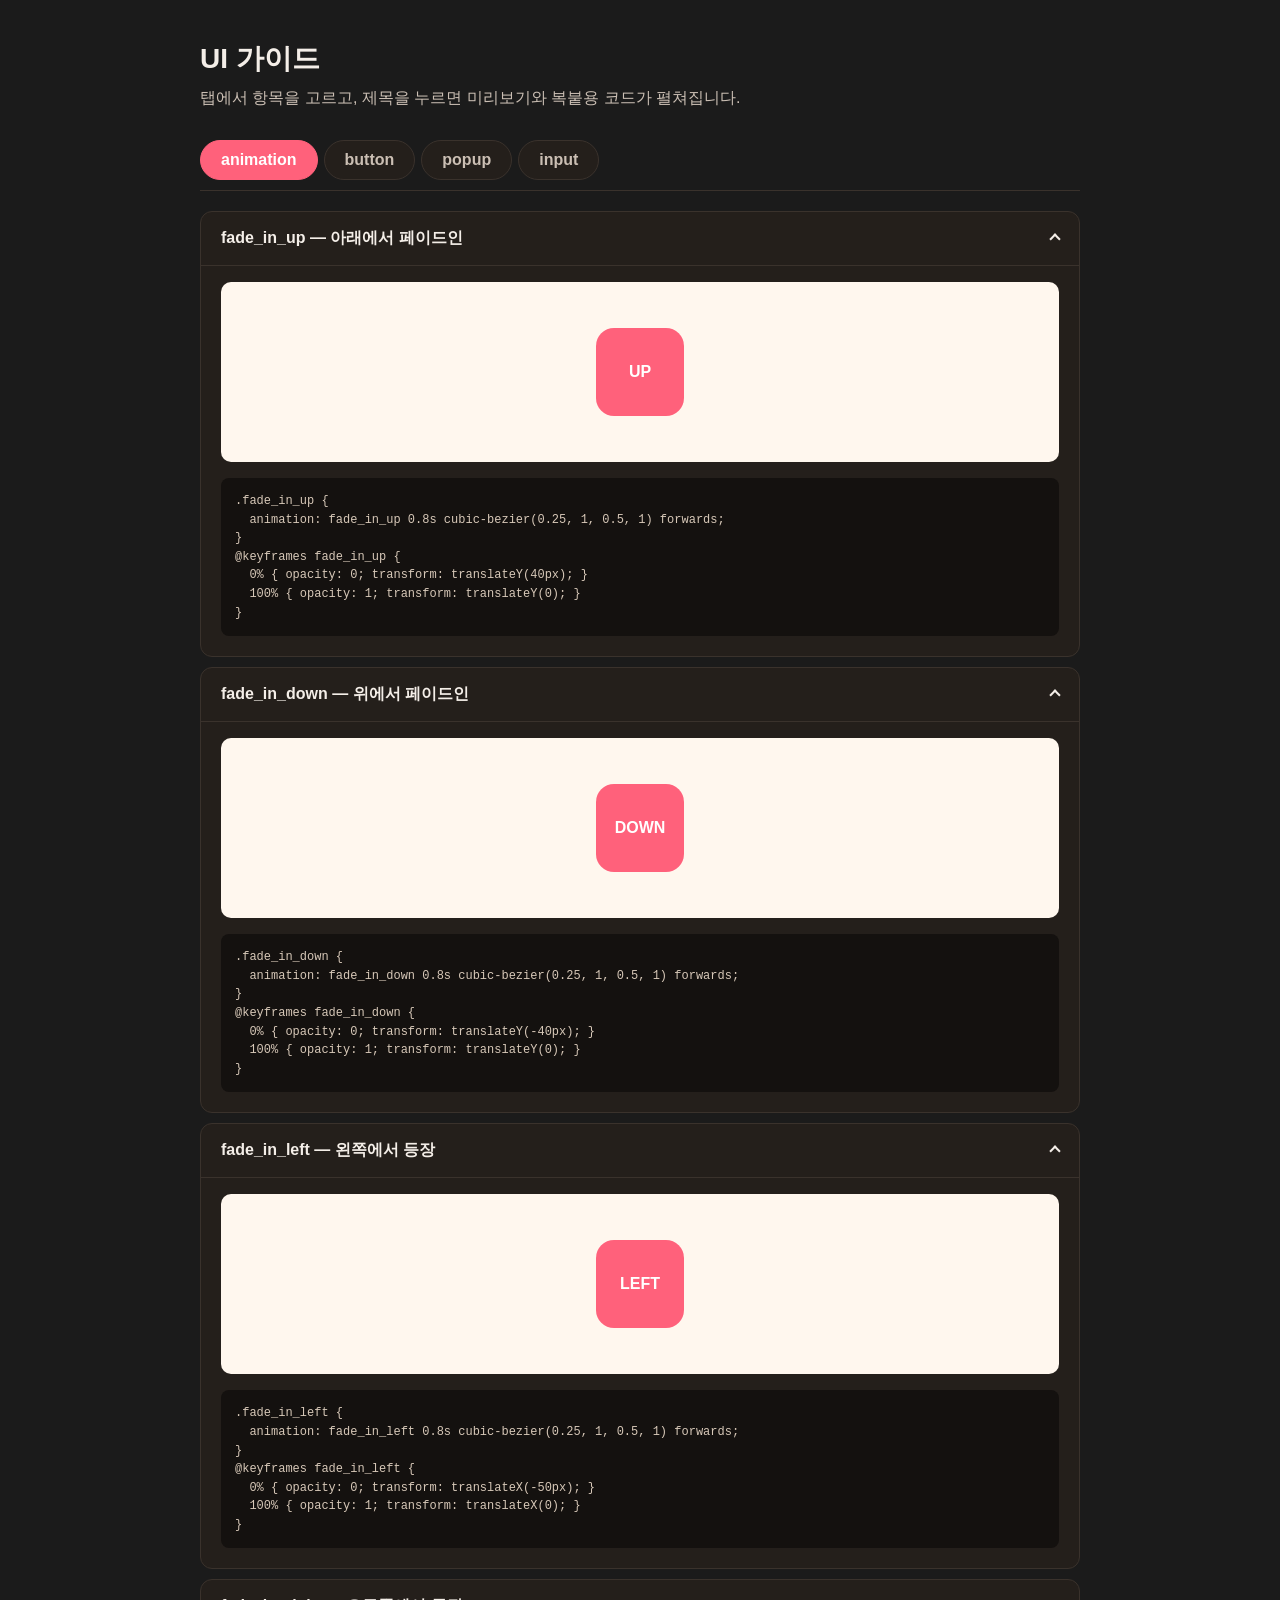
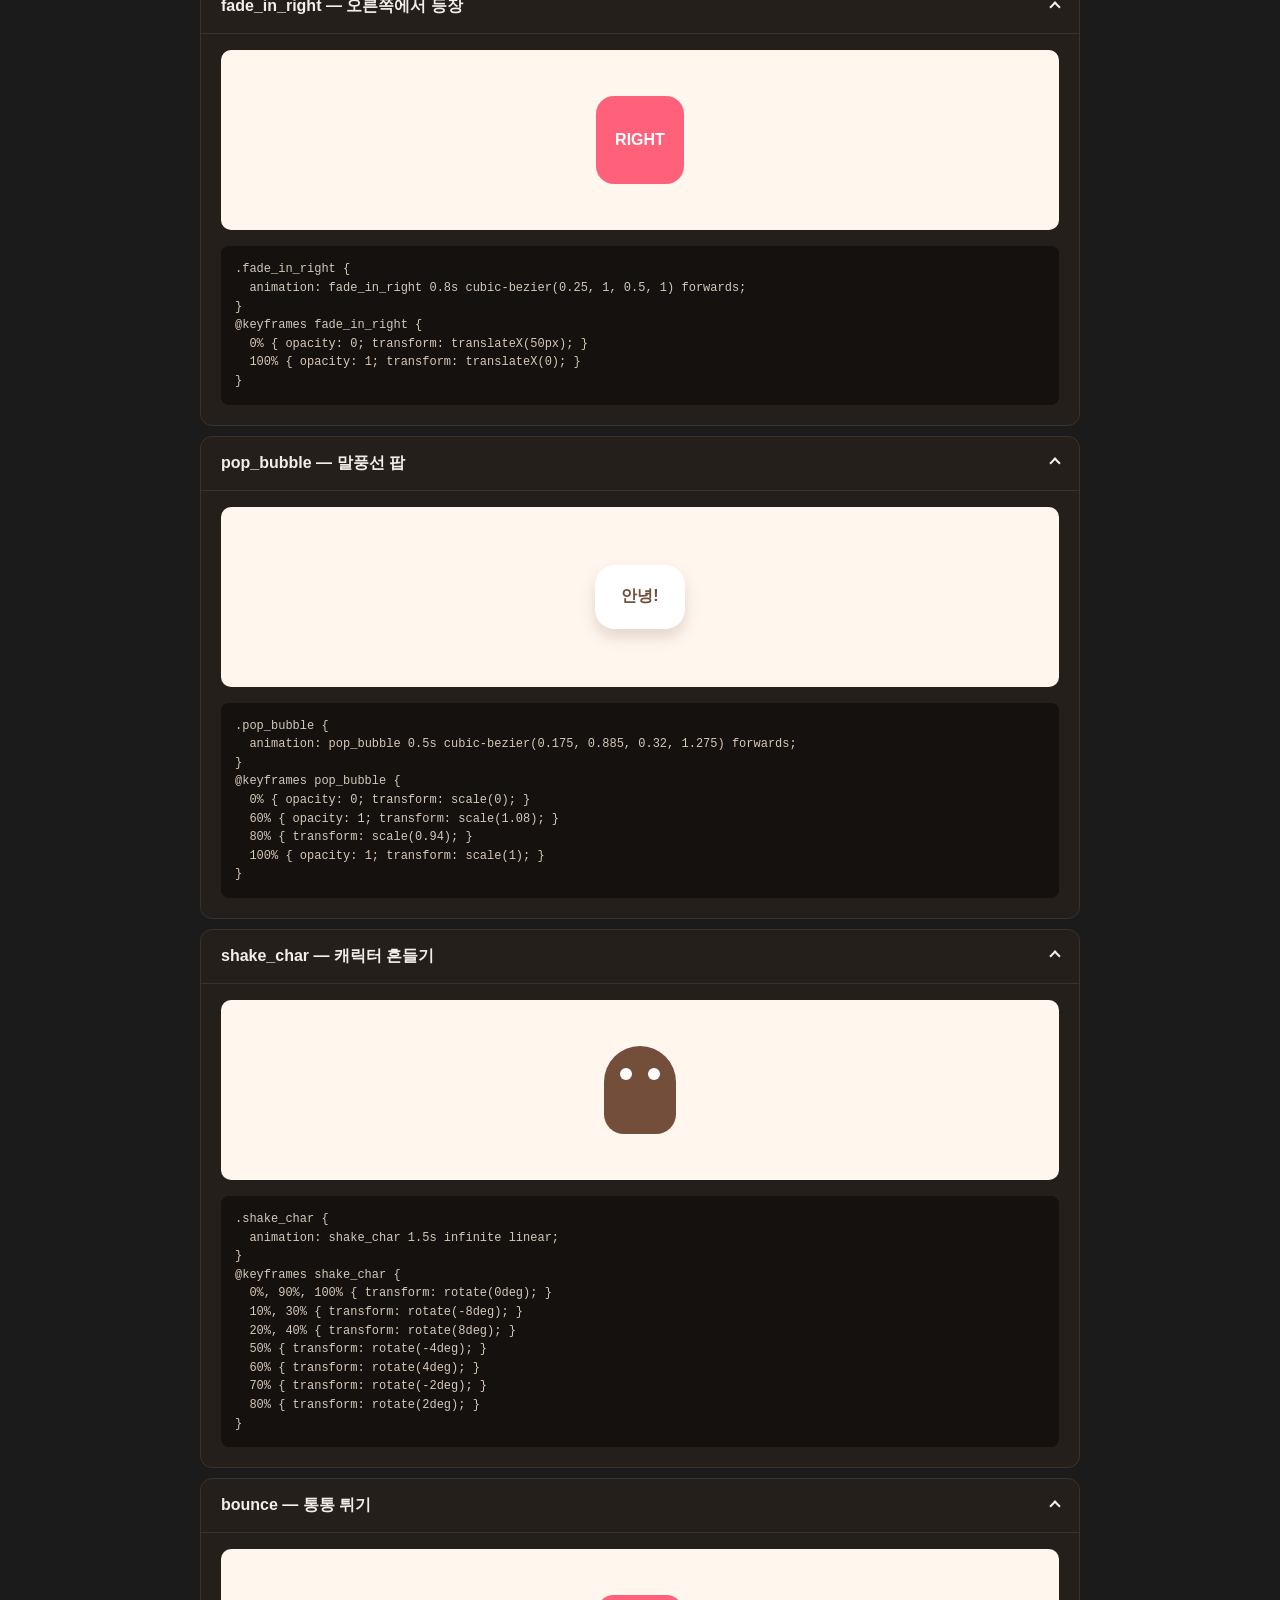
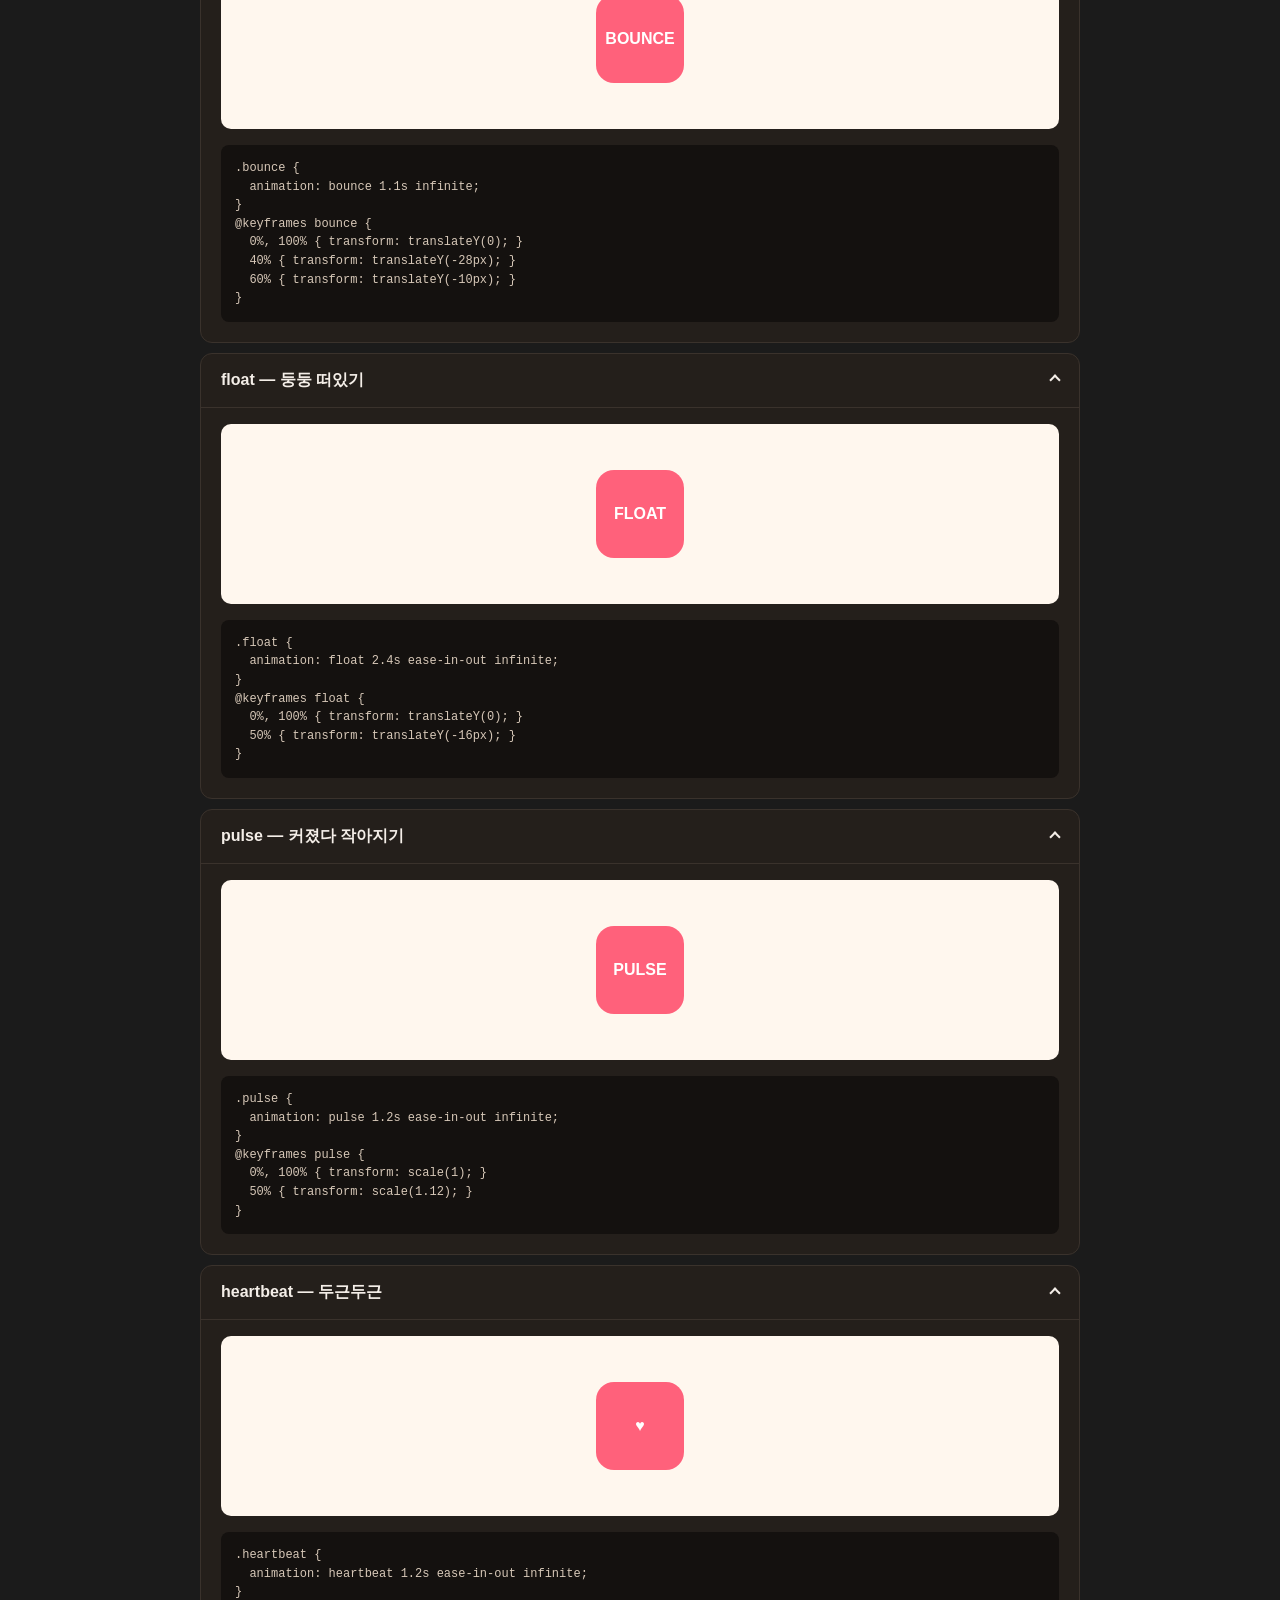
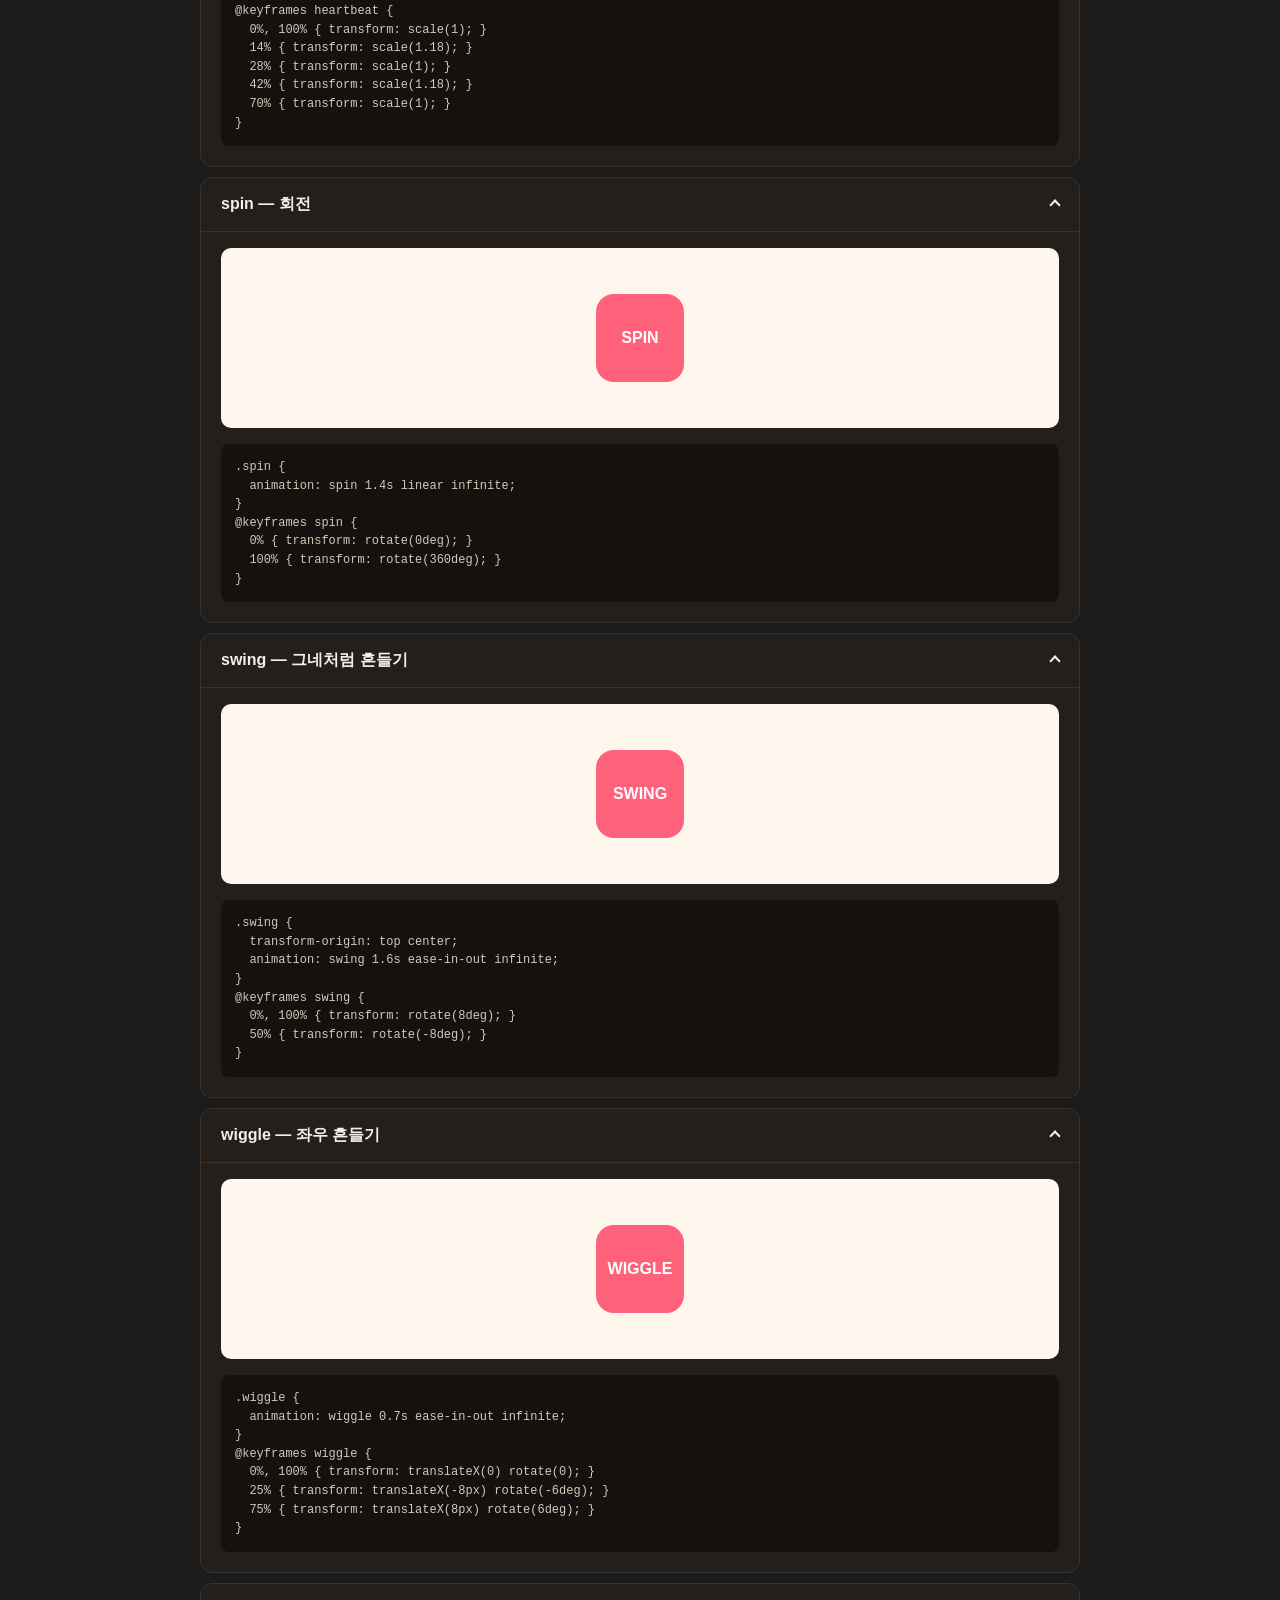
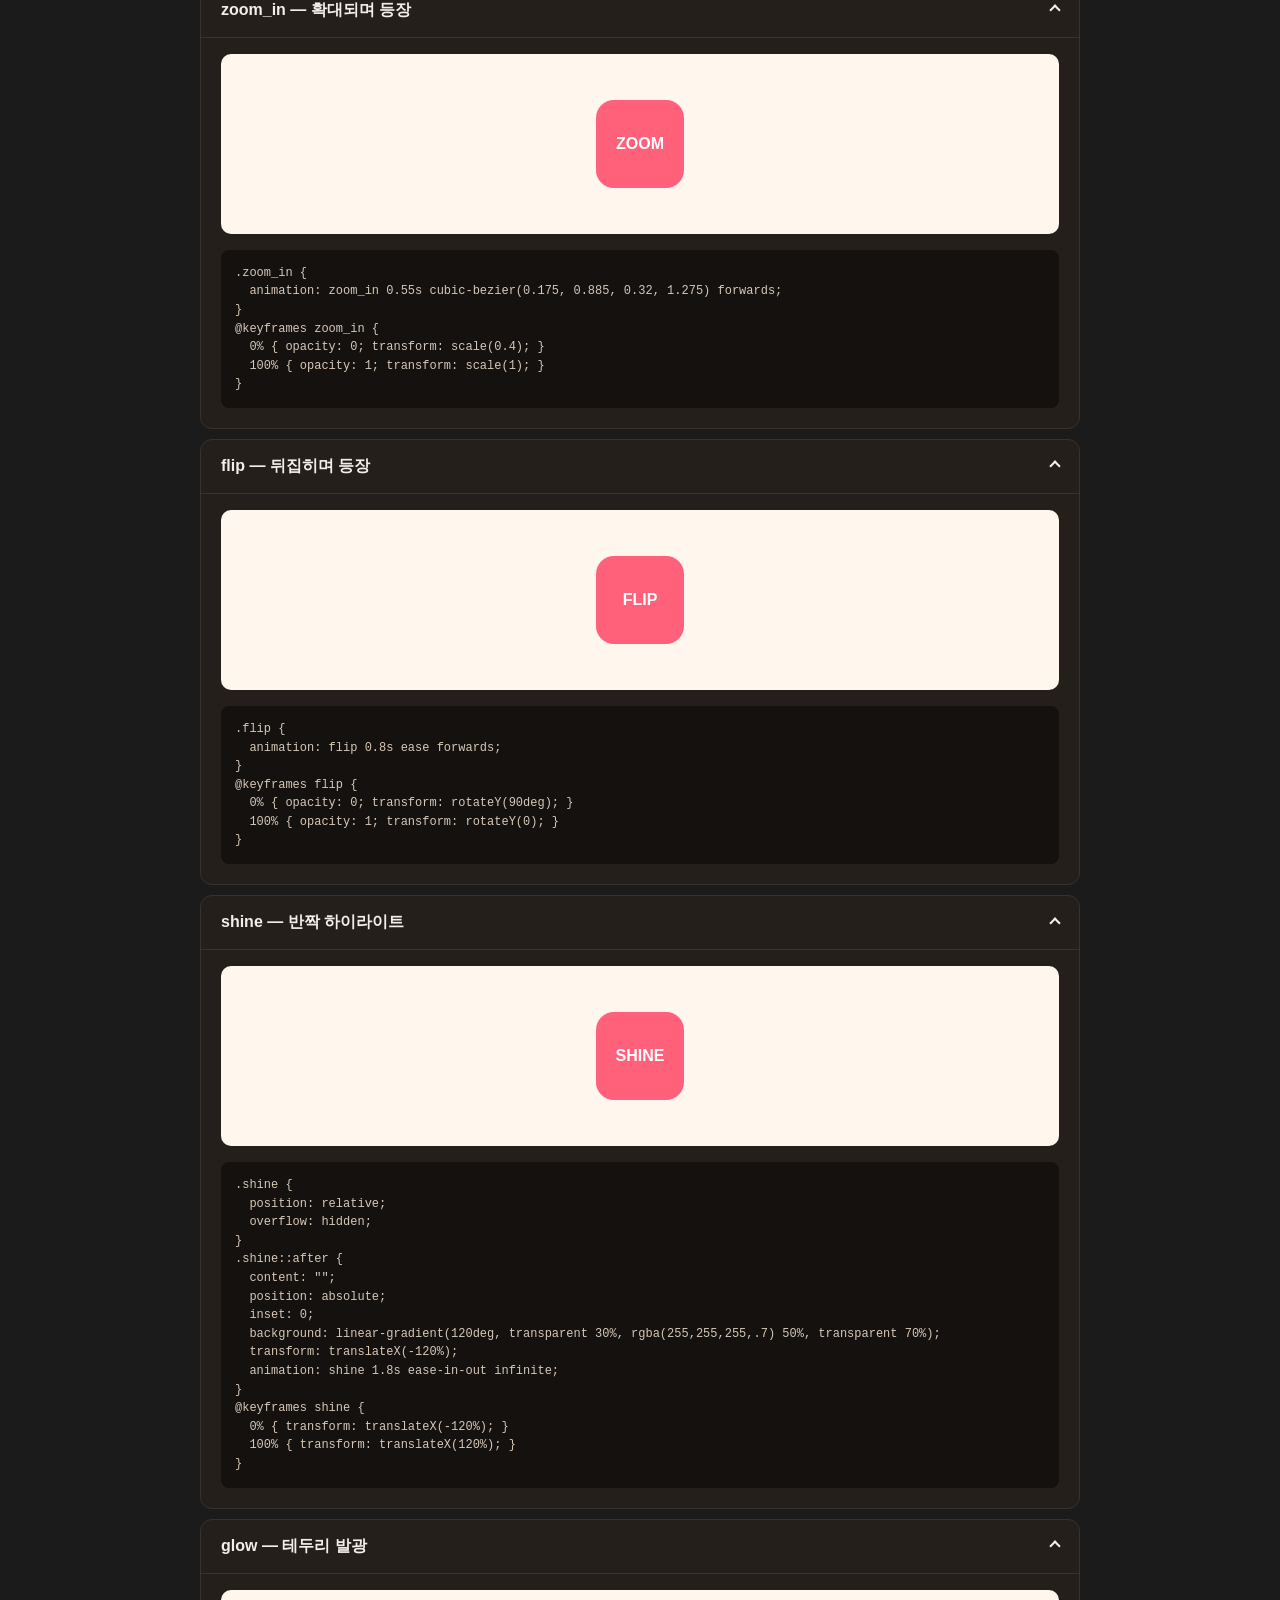
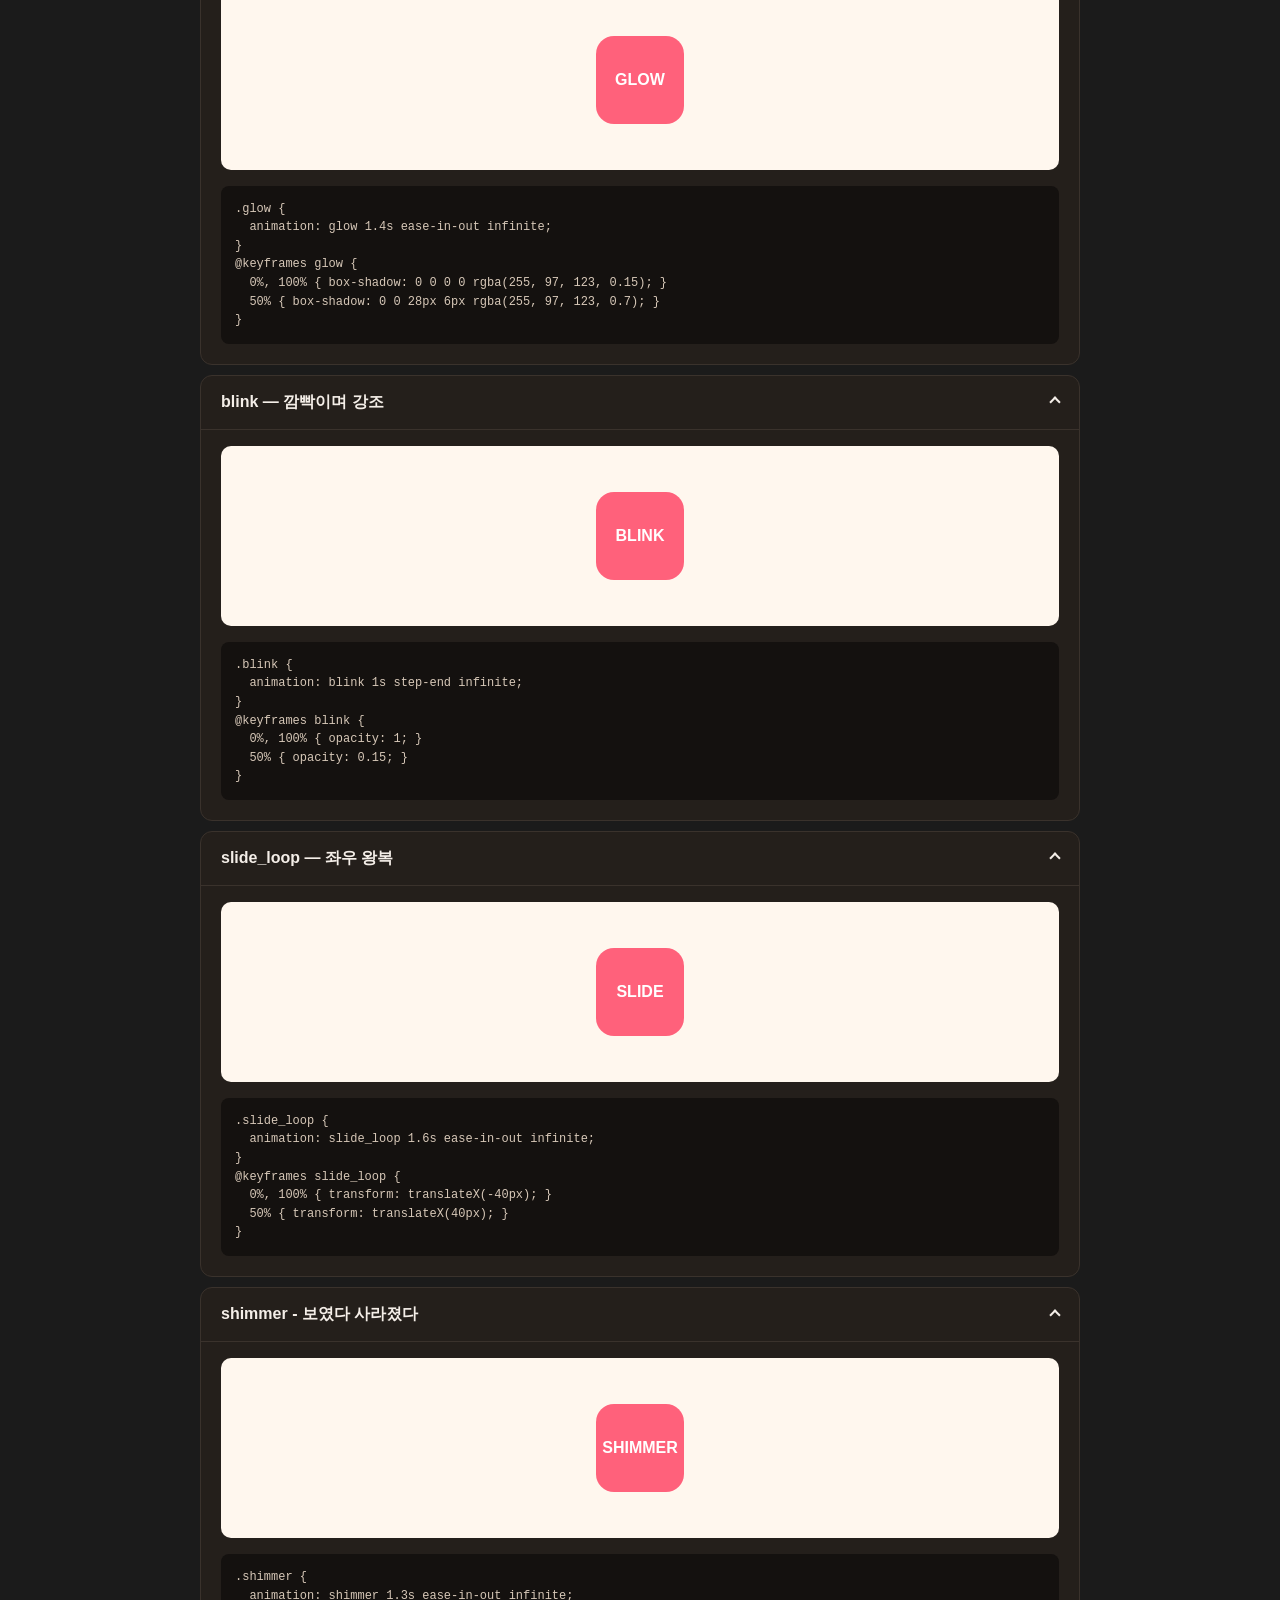
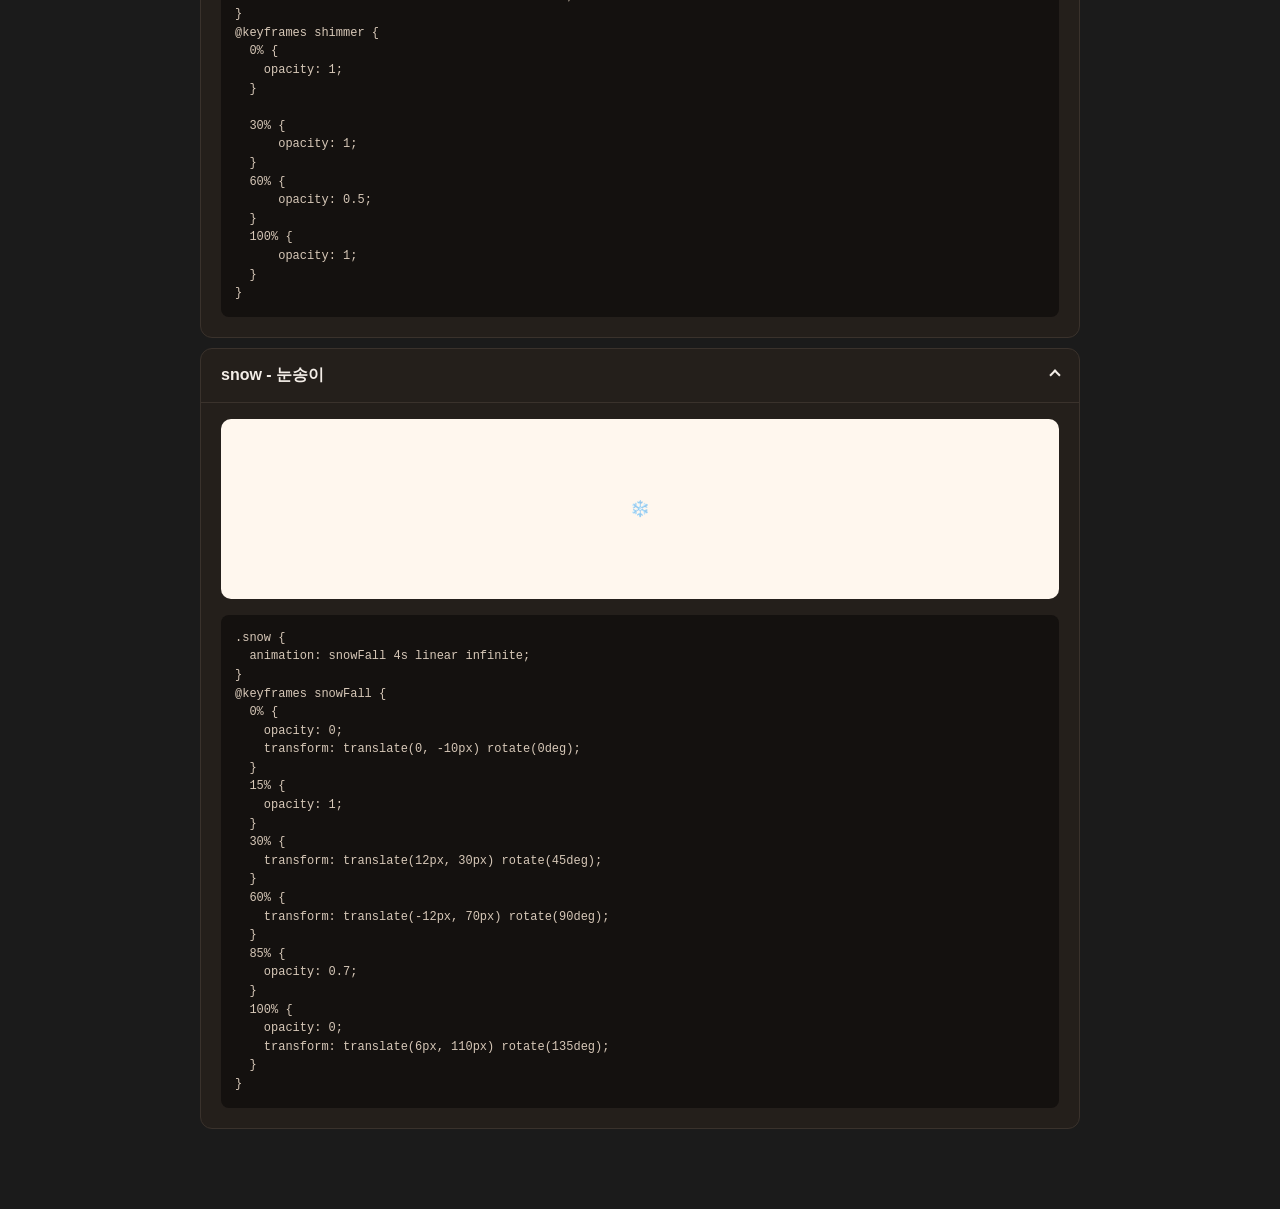
<file: index.html>
<!doctype html>
<html lang="ko">
  <head>
    <meta charset="UTF-8" />
    <meta name="viewport" content="width=device-width, initial-scale=1.0" />
    <title>UI 가이드</title>
    <link rel="stylesheet" href="./guide.css" />
    <link rel="stylesheet" href="./animation.css" />
    <link rel="stylesheet" href="./popup.css" />
    <script src="https://code.jquery.com/jquery-3.7.1.min.js"></script>
  </head>
  <body>
    <div class="page">
      <h1>UI 가이드</h1>
      <p class="lead">탭에서 항목을 고르고, 제목을 누르면 미리보기와 복붙용 코드가 펼쳐집니다.</p>

      <div class="guide_tab" role="tablist">
        <button type="button" class="tab_btn is_active" role="tab" data-tab="animation" aria-selected="true">animation</button>
        <button type="button" class="tab_btn" role="tab" data-tab="button" aria-selected="false">button</button>
        <button type="button" class="tab_btn" role="tab" data-tab="popup" aria-selected="false">popup</button>
        <button type="button" class="tab_btn" role="tab" data-tab="input" aria-selected="false">input</button>
      </div>

      <!-- ==================== animation ==================== -->
      <section class="tab_panel is_active" id="tab_animation" role="tabpanel">
        <div class="guide_list">
          <details class="guide_item" open>
            <summary>fade_in_up — 아래에서 페이드인</summary>
            <div class="guide_panel">
              <div class="guide_preview">
                <div class="demo_box fade_in_up">UP</div>
              </div>
              <!-- prettier-ignore -->
              <pre class="guide_code">
                .fade_in_up {
                  animation: fade_in_up 0.8s cubic-bezier(0.25, 1, 0.5, 1) forwards;
                }
                @keyframes fade_in_up {
                  0% { opacity: 0; transform: translateY(40px); }
                  100% { opacity: 1; transform: translateY(0); }
                }
              </pre>
            </div>
          </details>

          <details class="guide_item" open>
            <summary>fade_in_down — 위에서 페이드인</summary>
            <div class="guide_panel">
              <div class="guide_preview">
                <div class="demo_box fade_in_down">DOWN</div>
              </div>
              <!-- prettier-ignore -->
              <pre class="guide_code">
                .fade_in_down {
                  animation: fade_in_down 0.8s cubic-bezier(0.25, 1, 0.5, 1) forwards;
                }
                @keyframes fade_in_down {
                  0% { opacity: 0; transform: translateY(-40px); }
                  100% { opacity: 1; transform: translateY(0); }
                }
              </pre>
            </div>
          </details>

          <details class="guide_item" open>
            <summary>fade_in_left — 왼쪽에서 등장</summary>
            <div class="guide_panel">
              <div class="guide_preview">
                <div class="demo_box fade_in_left">LEFT</div>
              </div>
              <!-- prettier-ignore -->
              <pre class="guide_code">
                .fade_in_left {
                  animation: fade_in_left 0.8s cubic-bezier(0.25, 1, 0.5, 1) forwards;
                }
                @keyframes fade_in_left {
                  0% { opacity: 0; transform: translateX(-50px); }
                  100% { opacity: 1; transform: translateX(0); }
                }
              </pre>
            </div>
          </details>

          <details class="guide_item" open>
            <summary>fade_in_right — 오른쪽에서 등장</summary>
            <div class="guide_panel">
              <div class="guide_preview">
                <div class="demo_box fade_in_right">RIGHT</div>
              </div>
              <!-- prettier-ignore -->
              <pre class="guide_code">
                .fade_in_right {
                  animation: fade_in_right 0.8s cubic-bezier(0.25, 1, 0.5, 1) forwards;
                }
                @keyframes fade_in_right {
                  0% { opacity: 0; transform: translateX(50px); }
                  100% { opacity: 1; transform: translateX(0); }
                }
              </pre>
            </div>
          </details>

          <details class="guide_item" open>
            <summary>pop_bubble — 말풍선 팝</summary>
            <div class="guide_panel">
              <div class="guide_preview">
                <div class="demo_bubble pop_bubble">안녕!</div>
              </div>
              <!-- prettier-ignore -->
              <pre class="guide_code">
                .pop_bubble {
                  animation: pop_bubble 0.5s cubic-bezier(0.175, 0.885, 0.32, 1.275) forwards;
                }
                @keyframes pop_bubble {
                  0% { opacity: 0; transform: scale(0); }
                  60% { opacity: 1; transform: scale(1.08); }
                  80% { transform: scale(0.94); }
                  100% { opacity: 1; transform: scale(1); }
                }
              </pre>
            </div>
          </details>

          <details class="guide_item" open>
            <summary>shake_char — 캐릭터 흔들기</summary>
            <div class="guide_panel">
              <div class="guide_preview">
                <div class="demo_char shake_char"></div>
              </div>
              <!-- prettier-ignore -->
              <pre class="guide_code">
                .shake_char {
                  animation: shake_char 1.5s infinite linear;
                }
                @keyframes shake_char {
                  0%, 90%, 100% { transform: rotate(0deg); }
                  10%, 30% { transform: rotate(-8deg); }
                  20%, 40% { transform: rotate(8deg); }
                  50% { transform: rotate(-4deg); }
                  60% { transform: rotate(4deg); }
                  70% { transform: rotate(-2deg); }
                  80% { transform: rotate(2deg); }
                }
              </pre>
            </div>
          </details>

          <details class="guide_item" open>
            <summary>bounce — 통통 튀기</summary>
            <div class="guide_panel">
              <div class="guide_preview">
                <div class="demo_box bounce">BOUNCE</div>
              </div>
              <!-- prettier-ignore -->
              <pre class="guide_code">
                .bounce {
                  animation: bounce 1.1s infinite;
                }
                @keyframes bounce {
                  0%, 100% { transform: translateY(0); }
                  40% { transform: translateY(-28px); }
                  60% { transform: translateY(-10px); }
                }
              </pre>
            </div>
          </details>

          <details class="guide_item" open>
            <summary>float — 둥둥 떠있기</summary>
            <div class="guide_panel">
              <div class="guide_preview">
                <div class="demo_box float">FLOAT</div>
              </div>
              <!-- prettier-ignore -->
              <pre class="guide_code">
                .float {
                  animation: float 2.4s ease-in-out infinite;
                }
                @keyframes float {
                  0%, 100% { transform: translateY(0); }
                  50% { transform: translateY(-16px); }
                }
              </pre>
            </div>
          </details>

          <details class="guide_item" open>
            <summary>pulse — 커졌다 작아지기</summary>
            <div class="guide_panel">
              <div class="guide_preview">
                <div class="demo_box pulse">PULSE</div>
              </div>
              <!-- prettier-ignore -->
              <pre class="guide_code">
                .pulse {
                  animation: pulse 1.2s ease-in-out infinite;
                }
                @keyframes pulse {
                  0%, 100% { transform: scale(1); }
                  50% { transform: scale(1.12); }
                }
              </pre>
            </div>
          </details>

          <details class="guide_item" open>
            <summary>heartbeat — 두근두근</summary>
            <div class="guide_panel">
              <div class="guide_preview">
                <div class="demo_box heartbeat">♥</div>
              </div>
              <!-- prettier-ignore -->
              <pre class="guide_code">
                .heartbeat {
                  animation: heartbeat 1.2s ease-in-out infinite;
                }
                @keyframes heartbeat {
                  0%, 100% { transform: scale(1); }
                  14% { transform: scale(1.18); }
                  28% { transform: scale(1); }
                  42% { transform: scale(1.18); }
                  70% { transform: scale(1); }
                }
              </pre>
            </div>
          </details>

          <details class="guide_item" open>
            <summary>spin — 회전</summary>
            <div class="guide_panel">
              <div class="guide_preview">
                <div class="demo_box spin">SPIN</div>
              </div>
              <!-- prettier-ignore -->
              <pre class="guide_code">
                .spin {
                  animation: spin 1.4s linear infinite;
                }
                @keyframes spin {
                  0% { transform: rotate(0deg); }
                  100% { transform: rotate(360deg); }
                }
              </pre>
            </div>
          </details>

          <details class="guide_item" open>
            <summary>swing — 그네처럼 흔들기</summary>
            <div class="guide_panel">
              <div class="guide_preview">
                <div class="demo_box swing">SWING</div>
              </div>
              <!-- prettier-ignore -->
              <pre class="guide_code">
                .swing {
                  transform-origin: top center;
                  animation: swing 1.6s ease-in-out infinite;
                }
                @keyframes swing {
                  0%, 100% { transform: rotate(8deg); }
                  50% { transform: rotate(-8deg); }
                }
              </pre>
            </div>
          </details>

          <details class="guide_item" open>
            <summary>wiggle — 좌우 흔들기</summary>
            <div class="guide_panel">
              <div class="guide_preview">
                <div class="demo_box wiggle">WIGGLE</div>
              </div>
              <!-- prettier-ignore -->
              <pre class="guide_code">
                .wiggle {
                  animation: wiggle 0.7s ease-in-out infinite;
                }
                @keyframes wiggle {
                  0%, 100% { transform: translateX(0) rotate(0); }
                  25% { transform: translateX(-8px) rotate(-6deg); }
                  75% { transform: translateX(8px) rotate(6deg); }
                }
              </pre>
            </div>
          </details>

          <details class="guide_item" open>
            <summary>zoom_in — 확대되며 등장</summary>
            <div class="guide_panel">
              <div class="guide_preview">
                <div class="demo_box zoom_in">ZOOM</div>
              </div>
              <!-- prettier-ignore -->
              <pre class="guide_code">
                .zoom_in {
                  animation: zoom_in 0.55s cubic-bezier(0.175, 0.885, 0.32, 1.275) forwards;
                }
                @keyframes zoom_in {
                  0% { opacity: 0; transform: scale(0.4); }
                  100% { opacity: 1; transform: scale(1); }
                }
              </pre>
            </div>
          </details>

          <details class="guide_item" open>
            <summary>flip — 뒤집히며 등장</summary>
            <div class="guide_panel">
              <div class="guide_preview">
                <div class="demo_box flip">FLIP</div>
              </div>
              <!-- prettier-ignore -->
              <pre class="guide_code">
                .flip {
                  animation: flip 0.8s ease forwards;
                }
                @keyframes flip {
                  0% { opacity: 0; transform: rotateY(90deg); }
                  100% { opacity: 1; transform: rotateY(0); }
                }
              </pre>
            </div>
          </details>

          <details class="guide_item" open>
            <summary>shine — 반짝 하이라이트</summary>
            <div class="guide_panel">
              <div class="guide_preview">
                <div class="demo_box shine">SHINE</div>
              </div>
              <!-- prettier-ignore -->
              <pre class="guide_code">
                .shine {
                  position: relative;
                  overflow: hidden;
                }
                .shine::after {
                  content: "";
                  position: absolute;
                  inset: 0;
                  background: linear-gradient(120deg, transparent 30%, rgba(255,255,255,.7) 50%, transparent 70%);
                  transform: translateX(-120%);
                  animation: shine 1.8s ease-in-out infinite;
                }
                @keyframes shine {
                  0% { transform: translateX(-120%); }
                  100% { transform: translateX(120%); }
                }
              </pre>
            </div>
          </details>

          <details class="guide_item" open>
            <summary>glow — 테두리 발광</summary>
            <div class="guide_panel">
              <div class="guide_preview">
                <div class="demo_box glow">GLOW</div>
              </div>
              <!-- prettier-ignore -->
              <pre class="guide_code">
                .glow {
                  animation: glow 1.4s ease-in-out infinite;
                }
                @keyframes glow {
                  0%, 100% { box-shadow: 0 0 0 0 rgba(255, 97, 123, 0.15); }
                  50% { box-shadow: 0 0 28px 6px rgba(255, 97, 123, 0.7); }
                }
              </pre>
            </div>
          </details>

          <details class="guide_item" open>
            <summary>blink — 깜빡이며 강조</summary>
            <div class="guide_panel">
              <div class="guide_preview">
                <div class="demo_box blink">BLINK</div>
              </div>
              <!-- prettier-ignore -->
              <pre class="guide_code">
                .blink {
                  animation: blink 1s step-end infinite;
                }
                @keyframes blink {
                  0%, 100% { opacity: 1; }
                  50% { opacity: 0.15; }
                }
              </pre>
            </div>
          </details>

          <details class="guide_item" open>
            <summary>slide_loop — 좌우 왕복</summary>
            <div class="guide_panel">
              <div class="guide_preview">
                <div class="demo_box slide_loop">SLIDE</div>
              </div>
              <!-- prettier-ignore -->
              <pre class="guide_code">
                .slide_loop {
                  animation: slide_loop 1.6s ease-in-out infinite;
                }
                @keyframes slide_loop {
                  0%, 100% { transform: translateX(-40px); }
                  50% { transform: translateX(40px); }
                }
              </pre>
            </div>
          </details>

          <details class="guide_item" open>
            <summary>shimmer - 보였다 사라졌다</summary>
            <div class="guide_panel">
              <div class="guide_preview">
                <div class="demo_box shimmer">SHIMMER</div>
              </div>
              <!-- prettier-ignore -->
              <pre class="guide_code">
                .shimmer {
                  animation: shimmer 1.3s ease-in-out infinite;
                }
                @keyframes shimmer {
                  0% {
                    opacity: 1;
                  }
                  
                  30% {
                      opacity: 1;
                  }
                  60% {
                      opacity: 0.5;
                  }
                  100% {
                      opacity: 1;
                  }
                }
              </pre>
            </div>
          </details>

          <details class="guide_item" open>
            <summary>snow - 눈송이</summary>
            <div class="guide_panel">
              <div class="guide_preview">
                <div class="snow">❄️</div>
              </div>
              <pre class="guide_code">
                .snow {
                  animation: snowFall 4s linear infinite;
                }
                @keyframes snowFall {
                  0% {
                    opacity: 0;
                    transform: translate(0, -10px) rotate(0deg);
                  }
                  15% {
                    opacity: 1;
                  }
                  30% {
                    transform: translate(12px, 30px) rotate(45deg);
                  }
                  60% {
                    transform: translate(-12px, 70px) rotate(90deg);
                  }
                  85% {
                    opacity: 0.7;
                  }
                  100% {
                    opacity: 0;
                    transform: translate(6px, 110px) rotate(135deg);
                  }
                }
              </pre>
            </div>
          </details>
          
        </div>
      </section>

      <!-- ==================== button ==================== -->
      <section class="tab_panel" id="tab_button" role="tabpanel">
        <p class="guide_empty">준비 중입니다.</p>
      </section>

      <!-- ==================== popup ==================== -->
      <!-- <section class="tab_panel" id="tab_popup" role="tabpanel">
        <div class="guide_list">
          <details class="guide_item" open>
            <summary>popup_layer — 공통 레이어 (먼저 복사)</summary>
            <div class="guide_panel">
              <p class="guide_code_title">CSS</p>
              prettier-ignore
              <pre class="guide_code">
                .popup_layer {
                  position: fixed;
                  inset: 0;
                  z-index: 1000;
                  display: flex;
                  background: rgba(0, 0, 0, 0.55);
                  color: #222;
                  opacity: 0;
                  visibility: hidden;
                  transition: opacity 0.25s ease, visibility 0.25s ease;
                }
                .popup_layer.is_open {
                  opacity: 1;
                  visibility: visible;
                }
                .popup_center {
                  align-items: center;
                  justify-content: center;
                }
                .popup_bottom {
                  align-items: flex-end;
                  justify-content: center;
                }
                .popup_right {
                  align-items: stretch;
                  justify-content: flex-end;
                }
                .popup_title {
                  margin: 0 0 8px;
                  font-size: 18px;
                  font-weight: 800;
                }
                .popup_text {
                  margin: 0;
                  font-size: 14px;
                  line-height: 1.5;
                  color: #555;
                }
                .popup_btns {
                  display: flex;
                  gap: 8px;
                  margin-top: 20px;
                }
                .popup_btn {
                  flex: 1;
                  height: 44px;
                  border: 0;
                  border-radius: 10px;
                  background: #eee;
                  color: #222;
                  font: inherit;
                  font-weight: 700;
                  cursor: pointer;
                }
                .popup_btn_main {
                  background: #ff617b;
                  color: #fff;
                }
              </pre>
              <p class="guide_code_title">JS (jQuery) — 열기 / 닫기 / 딤 클릭 / ESC</p>
              prettier-ignore
              <pre class="guide_code">
                $(document).on("click", "[data-popup_open]", function () {
                  $($(this).data("popup_open")).addClass("is_open");
                });
                $(document).on("click", "[data-popup_close]", function () {
                  $(this).closest(".popup_layer").removeClass("is_open");
                });
                $(document).on("click", ".popup_layer", function (e) {
                  if (e.target === this) $(this).removeClass("is_open");
                });
                $(document).on("keydown", function (e) {
                  if (e.key === "Escape") $(".popup_layer.is_open").removeClass("is_open");
                });
              </pre>
            </div>
          </details>

          <details class="guide_item" open>
            <summary>popup_modal — 중앙 모달</summary>
            <div class="guide_panel">
              <div class="guide_preview">
                <button type="button" class="demo_btn" data-popup_open="#modal_demo">모달 열기</button>
                <div class="popup_layer popup_center" id="modal_demo">
                  <div class="popup_modal" role="dialog" aria-modal="true">
                    <h3 class="popup_title">알림</h3>
                    <p class="popup_text">모달 내용을 입력하세요.</p>
                    <div class="popup_btns">
                      <button type="button" class="popup_btn popup_btn_main" data-popup_close>확인</button>
                    </div>
                  </div>
                </div>
              </div>
              <p class="guide_code_title">HTML</p>
              prettier-ignore
              <pre class="guide_code">
                &lt;button type="button" data-popup_open="#modal_demo">모달 열기&lt;/button>

                &lt;div class="popup_layer popup_center" id="modal_demo">
                  &lt;div class="popup_modal" role="dialog" aria-modal="true">
                    &lt;h3 class="popup_title">알림&lt;/h3>
                    &lt;p class="popup_text">모달 내용을 입력하세요.&lt;/p>
                    &lt;div class="popup_btns">
                      &lt;button type="button" class="popup_btn popup_btn_main" data-popup_close>확인&lt;/button>
                    &lt;/div>
                  &lt;/div>
                &lt;/div>
              </pre>
              <p class="guide_code_title">CSS</p>
              prettier-ignore
              <pre class="guide_code">
                .popup_modal {
                  width: min(320px, calc(100% - 40px));
                  padding: 24px;
                  border-radius: 16px;
                  background: #fff;
                  transform: scale(0.9);
                  transition: transform 0.25s cubic-bezier(0.175, 0.885, 0.32, 1.275);
                }
                .popup_layer.is_open .popup_modal {
                  transform: scale(1);
                }
              </pre>
            </div>
          </details>

          <details class="guide_item" open>
            <summary>popup_alert — 확인/취소 알럿</summary>
            <div class="guide_panel">
              <div class="guide_preview">
                <button type="button" class="demo_btn" data-popup_open="#alert_demo">알럿 열기</button>
                <div class="popup_layer popup_center" id="alert_demo">
                  <div class="popup_modal popup_alert" role="alertdialog" aria-modal="true">
                    <h3 class="popup_title">삭제할까요?</h3>
                    <p class="popup_text">삭제하면 되돌릴 수 없습니다.</p>
                    <div class="popup_btns">
                      <button type="button" class="popup_btn" data-popup_close>취소</button>
                      <button type="button" class="popup_btn popup_btn_main" data-popup_close>삭제</button>
                    </div>
                  </div>
                </div>
              </div>
              <p class="guide_code_title">HTML</p>
              prettier-ignore
              <pre class="guide_code">
                &lt;button type="button" data-popup_open="#alert_demo">알럿 열기&lt;/button>

                &lt;div class="popup_layer popup_center" id="alert_demo">
                  &lt;div class="popup_modal popup_alert" role="alertdialog" aria-modal="true">
                    &lt;h3 class="popup_title">삭제할까요?&lt;/h3>
                    &lt;p class="popup_text">삭제하면 되돌릴 수 없습니다.&lt;/p>
                    &lt;div class="popup_btns">
                      &lt;button type="button" class="popup_btn" data-popup_close>취소&lt;/button>
                      &lt;button type="button" class="popup_btn popup_btn_main" data-popup_close>삭제&lt;/button>
                    &lt;/div>
                  &lt;/div>
                &lt;/div>
              </pre>
              <p class="guide_code_title">CSS (popup_modal 과 같이 사용)</p>
              prettier-ignore
              <pre class="guide_code">
                .popup_alert {
                  width: min(280px, calc(100% - 40px));
                  text-align: center;
                }
              </pre>
            </div>
          </details>

          <details class="guide_item" open>
            <summary>popup_sheet — 아래에서 올라오는 시트</summary>
            <div class="guide_panel">
              <div class="guide_preview">
                <button type="button" class="demo_btn" data-popup_open="#sheet_demo">시트 열기</button>
                <div class="popup_layer popup_bottom" id="sheet_demo">
                  <div class="popup_sheet" role="dialog" aria-modal="true">
                    <h3 class="popup_title">옵션 선택</h3>
                    <p class="popup_text">아래에서 올라오는 시트입니다.</p>
                    <div class="popup_btns">
                      <button type="button" class="popup_btn popup_btn_main" data-popup_close>닫기</button>
                    </div>
                  </div>
                </div>
              </div>
              <p class="guide_code_title">HTML</p>
              prettier-ignore
              <pre class="guide_code">
                &lt;button type="button" data-popup_open="#sheet_demo">시트 열기&lt;/button>

                &lt;div class="popup_layer popup_bottom" id="sheet_demo">
                  &lt;div class="popup_sheet" role="dialog" aria-modal="true">
                    &lt;h3 class="popup_title">옵션 선택&lt;/h3>
                    &lt;p class="popup_text">아래에서 올라오는 시트입니다.&lt;/p>
                    &lt;div class="popup_btns">
                      &lt;button type="button" class="popup_btn popup_btn_main" data-popup_close>닫기&lt;/button>
                    &lt;/div>
                  &lt;/div>
                &lt;/div>
              </pre>
              <p class="guide_code_title">CSS</p>
              prettier-ignore
              <pre class="guide_code">
                .popup_sheet {
                  width: 100%;
                  max-width: 480px;
                  padding: 12px 20px 24px;
                  border-radius: 20px 20px 0 0;
                  background: #fff;
                  transform: translateY(100%);
                  transition: transform 0.3s cubic-bezier(0.25, 1, 0.5, 1);
                }
                .popup_sheet::before {
                  content: "";
                  display: block;
                  width: 40px;
                  height: 4px;
                  margin: 0 auto 16px;
                  border-radius: 2px;
                  background: #ddd;
                }
                .popup_layer.is_open .popup_sheet {
                  transform: translateY(0);
                }
              </pre>
            </div>
          </details>

          <details class="guide_item" open>
            <summary>popup_drawer — 옆에서 열리는 드로어</summary>
            <div class="guide_panel">
              <div class="guide_preview">
                <button type="button" class="demo_btn" data-popup_open="#drawer_demo">드로어 열기</button>
                <div class="popup_layer popup_right" id="drawer_demo">
                  <div class="popup_drawer" role="dialog" aria-modal="true">
                    <h3 class="popup_title">메뉴</h3>
                    <p class="popup_text">오른쪽에서 열리는 드로어입니다.</p>
                    <div class="popup_btns">
                      <button type="button" class="popup_btn popup_btn_main" data-popup_close>닫기</button>
                    </div>
                  </div>
                </div>
              </div>
              <p class="guide_code_title">HTML</p>
              prettier-ignore
              <pre class="guide_code">
                &lt;button type="button" data-popup_open="#drawer_demo">드로어 열기&lt;/button>

                &lt;div class="popup_layer popup_right" id="drawer_demo">
                  &lt;div class="popup_drawer" role="dialog" aria-modal="true">
                    &lt;h3 class="popup_title">메뉴&lt;/h3>
                    &lt;p class="popup_text">오른쪽에서 열리는 드로어입니다.&lt;/p>
                    &lt;div class="popup_btns">
                      &lt;button type="button" class="popup_btn popup_btn_main" data-popup_close>닫기&lt;/button>
                    &lt;/div>
                  &lt;/div>
                &lt;/div>
              </pre>
              <p class="guide_code_title">CSS</p>
              prettier-ignore
              <pre class="guide_code">
                .popup_drawer {
                  width: 240px;
                  max-width: 80%;
                  padding: 24px 20px;
                  background: #fff;
                  transform: translateX(100%);
                  transition: transform 0.3s cubic-bezier(0.25, 1, 0.5, 1);
                }
                .popup_layer.is_open .popup_drawer {
                  transform: translateX(0);
                }
              </pre>
            </div>
          </details>

          <details class="guide_item" open>
            <summary>popup_toast — 잠깐 떴다 사라지는 알림</summary>
            <div class="guide_panel">
              <div class="guide_preview">
                <button type="button" class="demo_btn" data-toast_open="#toast_demo">토스트 보기</button>
                <div class="popup_toast" id="toast_demo" role="status">저장되었습니다.</div>
              </div>
              <p class="guide_code_title">HTML</p>
              prettier-ignore
              <pre class="guide_code">
                &lt;button type="button" data-toast_open="#toast_demo">토스트 보기&lt;/button>

                &lt;div class="popup_toast" id="toast_demo" role="status">저장되었습니다.&lt;/div>
              </pre>
              <p class="guide_code_title">CSS</p>
              prettier-ignore
              <pre class="guide_code">
                .popup_toast {
                  position: fixed;
                  left: 50%;
                  bottom: 32px;
                  z-index: 1100;
                  padding: 12px 20px;
                  border-radius: 999px;
                  background: rgba(34, 34, 34, 0.92);
                  color: #fff;
                  font-size: 14px;
                  white-space: nowrap;
                  opacity: 0;
                  visibility: hidden;
                  transform: translate(-50%, 16px);
                  transition: opacity 0.25s ease, transform 0.25s ease, visibility 0.25s ease;
                }
                .popup_toast.is_show {
                  opacity: 1;
                  visibility: visible;
                  transform: translate(-50%, 0);
                }
              </pre>
              <p class="guide_code_title">JS (jQuery) — 2초 뒤 자동으로 사라짐</p>
              prettier-ignore
              <pre class="guide_code">
                $(document).on("click", "[data-toast_open]", function () {
                  var $toast = $($(this).data("toast_open"));
                  clearTimeout($toast.data("timer"));
                  $toast.addClass("is_show");
                  $toast.data("timer", setTimeout(function () {
                    $toast.removeClass("is_show");
                  }, 2000));
                });
              </pre>
            </div>
          </details>

          <details class="guide_item" open>
            <summary>popup_tip — 마우스 올리면 나오는 말풍선</summary>
            <div class="guide_panel">
              <div class="guide_preview">
                <span class="popup_tip_wrap">
                  <button type="button" class="demo_btn">도움말</button>
                  <span class="popup_tip" role="tooltip">툴팁 내용</span>
                </span>
              </div>
              <p class="guide_code_title">HTML</p>
              prettier-ignore
              <pre class="guide_code">
                &lt;span class="popup_tip_wrap">
                  &lt;button type="button">도움말&lt;/button>
                  &lt;span class="popup_tip" role="tooltip">툴팁 내용&lt;/span>
                &lt;/span>
              </pre>
              <p class="guide_code_title">CSS (JS 없음)</p>
              prettier-ignore
              <pre class="guide_code">
                .popup_tip_wrap {
                  position: relative;
                  display: inline-block;
                }
                .popup_tip {
                  position: absolute;
                  left: 50%;
                  bottom: calc(100% + 10px);
                  padding: 8px 12px;
                  border-radius: 8px;
                  background: #222;
                  color: #fff;
                  font-size: 13px;
                  white-space: nowrap;
                  opacity: 0;
                  visibility: hidden;
                  transform: translate(-50%, 6px);
                  transition: opacity 0.2s ease, transform 0.2s ease, visibility 0.2s ease;
                }
                .popup_tip::after {
                  content: "";
                  position: absolute;
                  top: 100%;
                  left: 50%;
                  margin-left: -5px;
                  border: 5px solid transparent;
                  border-top-color: #222;
                }
                .popup_tip_wrap:hover .popup_tip,
                .popup_tip_wrap:focus-within .popup_tip {
                  opacity: 1;
                  visibility: visible;
                  transform: translate(-50%, 0);
                }
              </pre>
            </div>
          </details>
        </div>
      </section> -->
      <section class="tab_panel" id="tab_popup" role="tabpanel">
        <p class="guide_empty">준비 중입니다.</p>
      </section>

      <!-- ==================== input ==================== -->
      <section class="tab_panel" id="tab_input" role="tabpanel">
        <p class="guide_empty">준비 중입니다.</p>
      </section>
    </div>

    <script>
      $(function () {
        /* ---------- 코드 블록: HTML 들여쓰기 제거 (화면에는 왼쪽 정렬로 표시) ---------- */
        $(".guide_code").each(function () {
          var lines = this.textContent.replace(/^\n/, "").replace(/\s+$/, "").split("\n");
          var indent = Math.min.apply(
            null,
            lines
              .filter(function (l) {
                return l.trim();
              })
              .map(function (l) {
                return l.match(/^ */)[0].length;
              }),
          );
          this.textContent = lines
            .map(function (l) {
              return l.slice(indent);
            })
            .join("\n");
        });

        /* ---------- 탭 전환 ---------- */
        function show_tab(name) {
          $(".tab_btn")
            .removeClass("is_active")
            .attr("aria-selected", "false")
            .filter('[data-tab="' + name + '"]')
            .addClass("is_active")
            .attr("aria-selected", "true");
          $(".tab_panel")
            .removeClass("is_active")
            .filter("#tab_" + name)
            .addClass("is_active");
          $(".popup_layer").removeClass("is_open"); // 탭 바꾸면 열린 팝업 닫기
        }

        $(".tab_btn").on("click", function () {
          var name = $(this).data("tab");
          show_tab(name);
          history.replaceState(null, "", "#" + name); // 새로고침해도 탭 유지
        });

        var first_tab = location.hash.slice(1);
        if (first_tab && $("#tab_" + first_tab).length) show_tab(first_tab);

        /* ---------- popup 공통: 열기 / 닫기 / 딤 클릭 / ESC ---------- */
        $(document).on("click", "[data-popup_open]", function () {
          $($(this).data("popup_open")).addClass("is_open");
        });
        $(document).on("click", "[data-popup_close]", function () {
          $(this).closest(".popup_layer").removeClass("is_open");
        });
        $(document).on("click", ".popup_layer", function (e) {
          if (e.target === this) $(this).removeClass("is_open");
        });
        $(document).on("keydown", function (e) {
          if (e.key === "Escape") $(".popup_layer.is_open").removeClass("is_open");
        });

        /* ---------- popup toast ---------- */
        $(document).on("click", "[data-toast_open]", function () {
          var $toast = $($(this).data("toast_open"));
          clearTimeout($toast.data("timer"));
          $toast.addClass("is_show");
          $toast.data(
            "timer",
            setTimeout(function () {
              $toast.removeClass("is_show");
            }, 2000),
          );
        });

        /* ---------- animation 미리보기 반복 재생 ---------- */
        const INTERVAL = 2000; // 반복 간격(ms). 클수록 쉬는 시간이 길어짐
        const ONCE = ".fade_in_up, .fade_in_down, .fade_in_left, .fade_in_right, .pop_bubble, .zoom_in, .flip";

        setInterval(function () {
          $("#tab_animation .guide_preview")
            .find(ONCE)
            .each(function () {
              this.getAnimations().forEach(function (a) {
                a.currentTime = 0; // 처음으로 되감기
                a.play();
              });
            });
        }, INTERVAL);
      });
    </script>
</html>
</file>
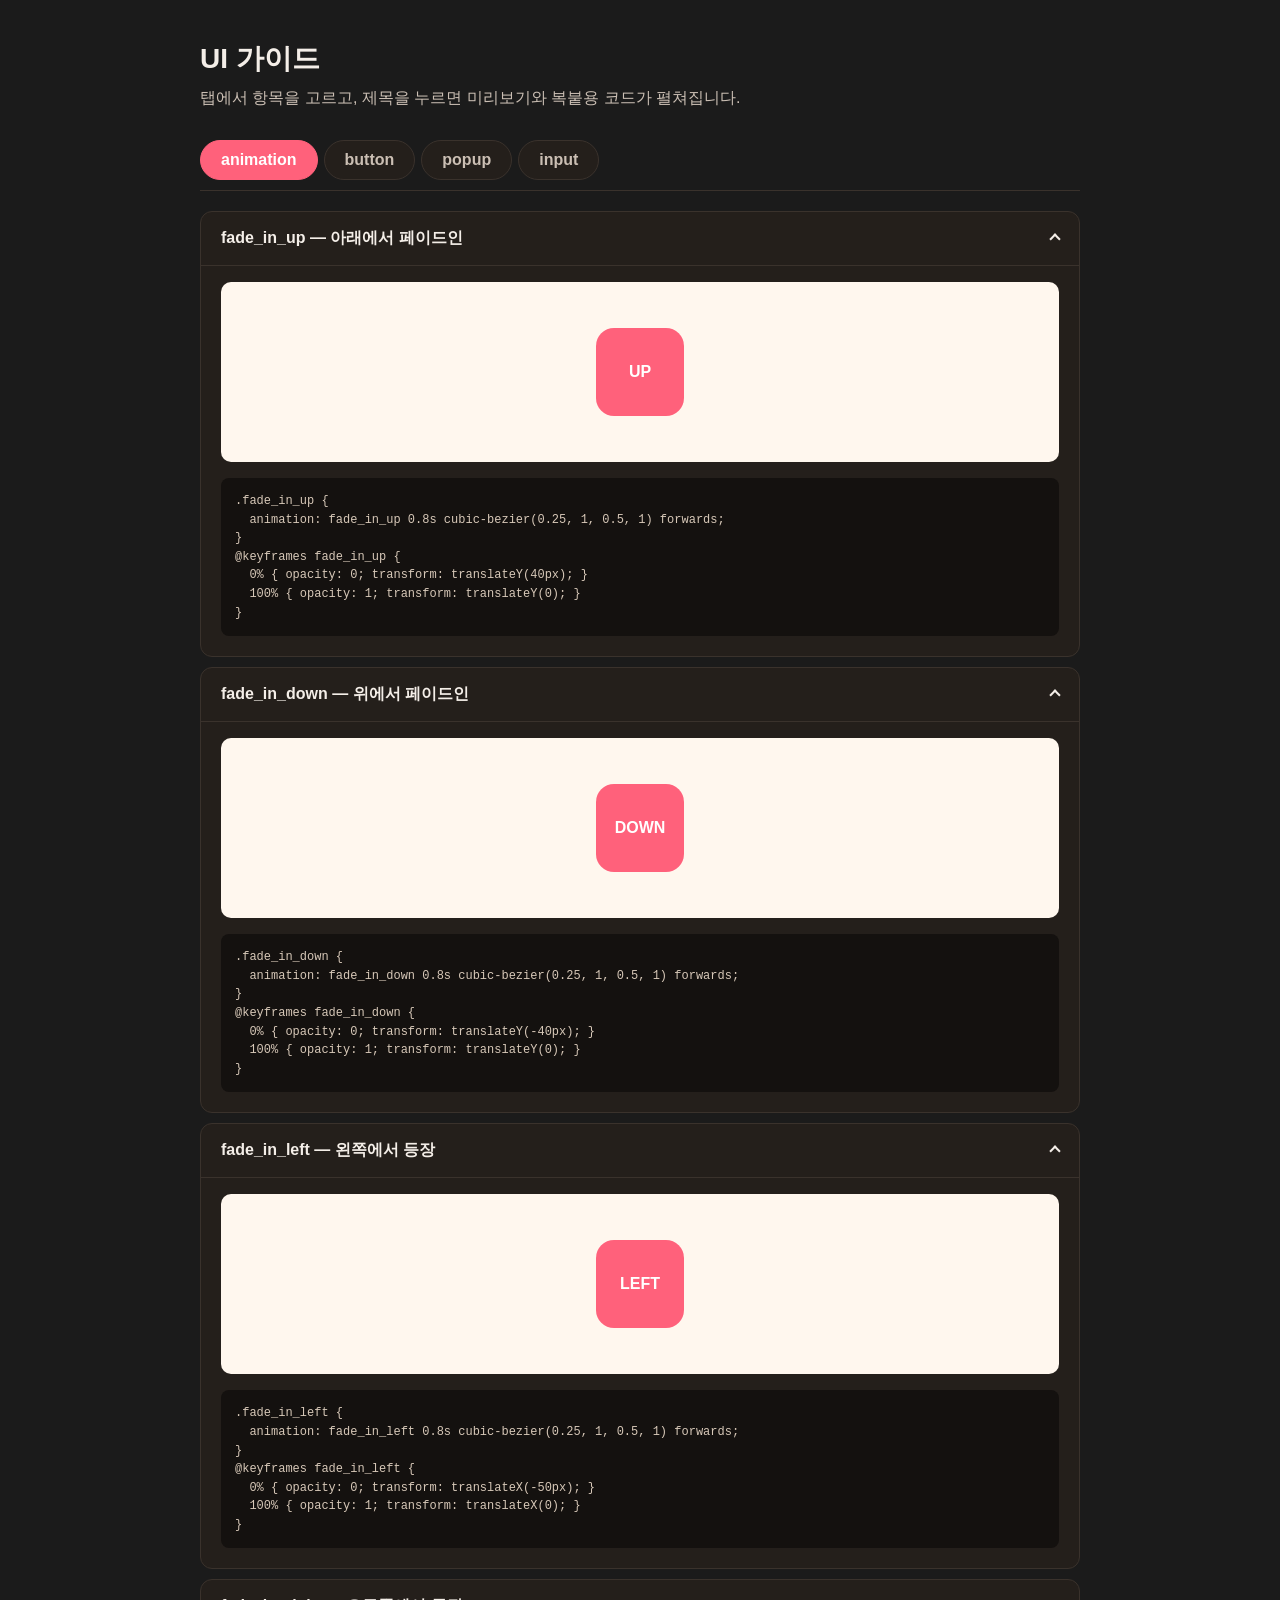
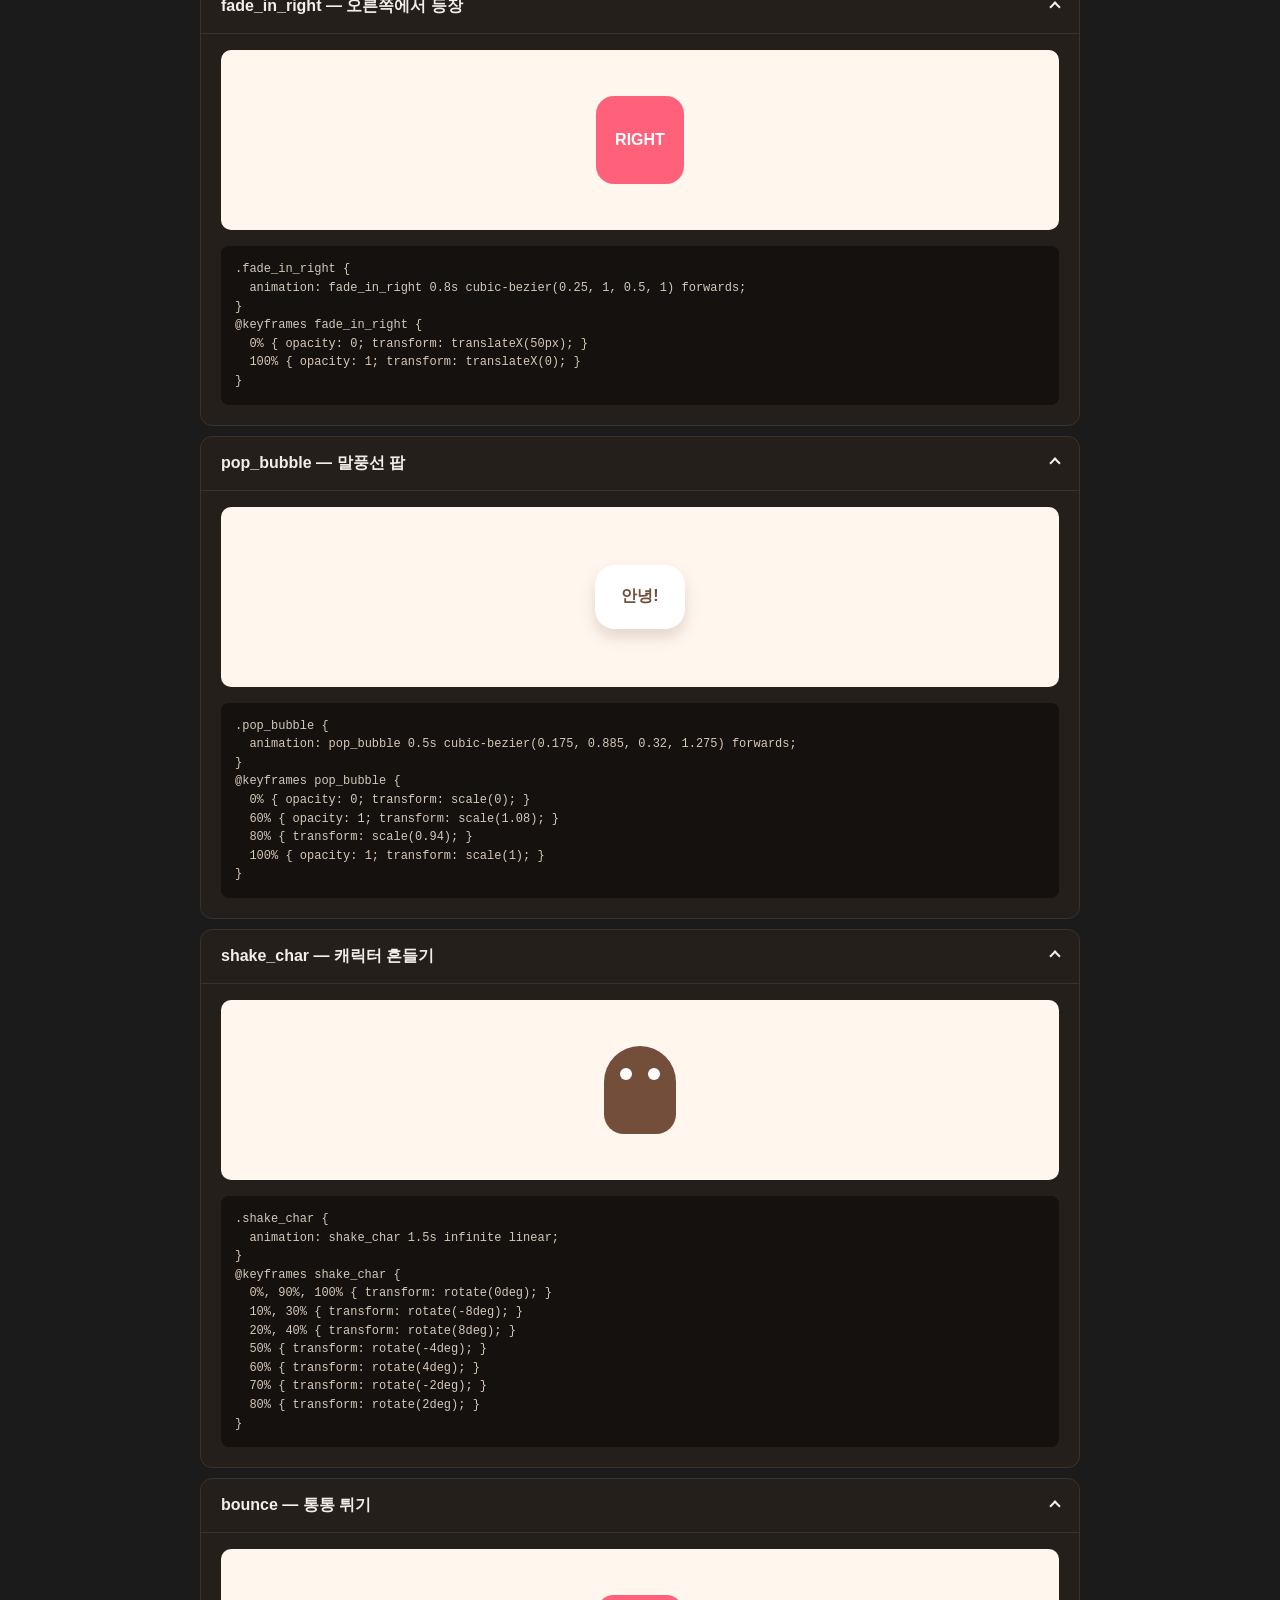
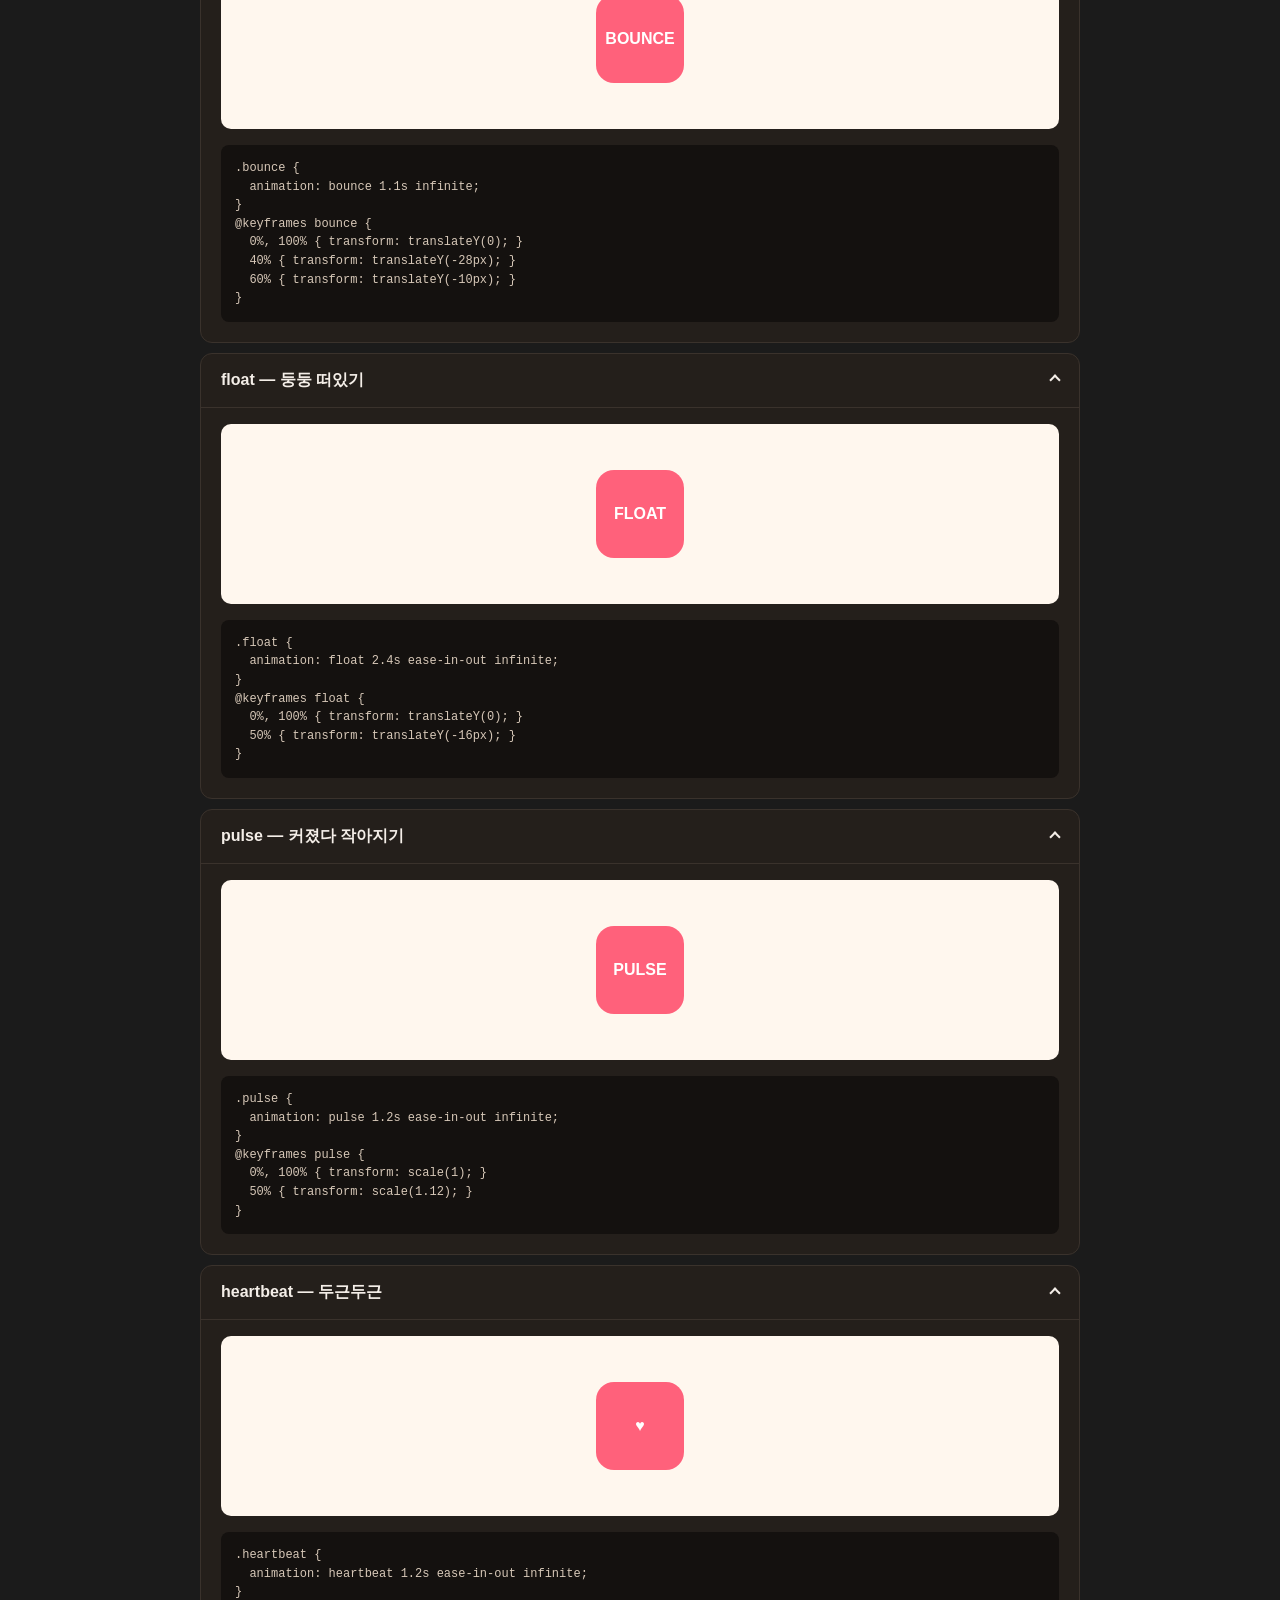
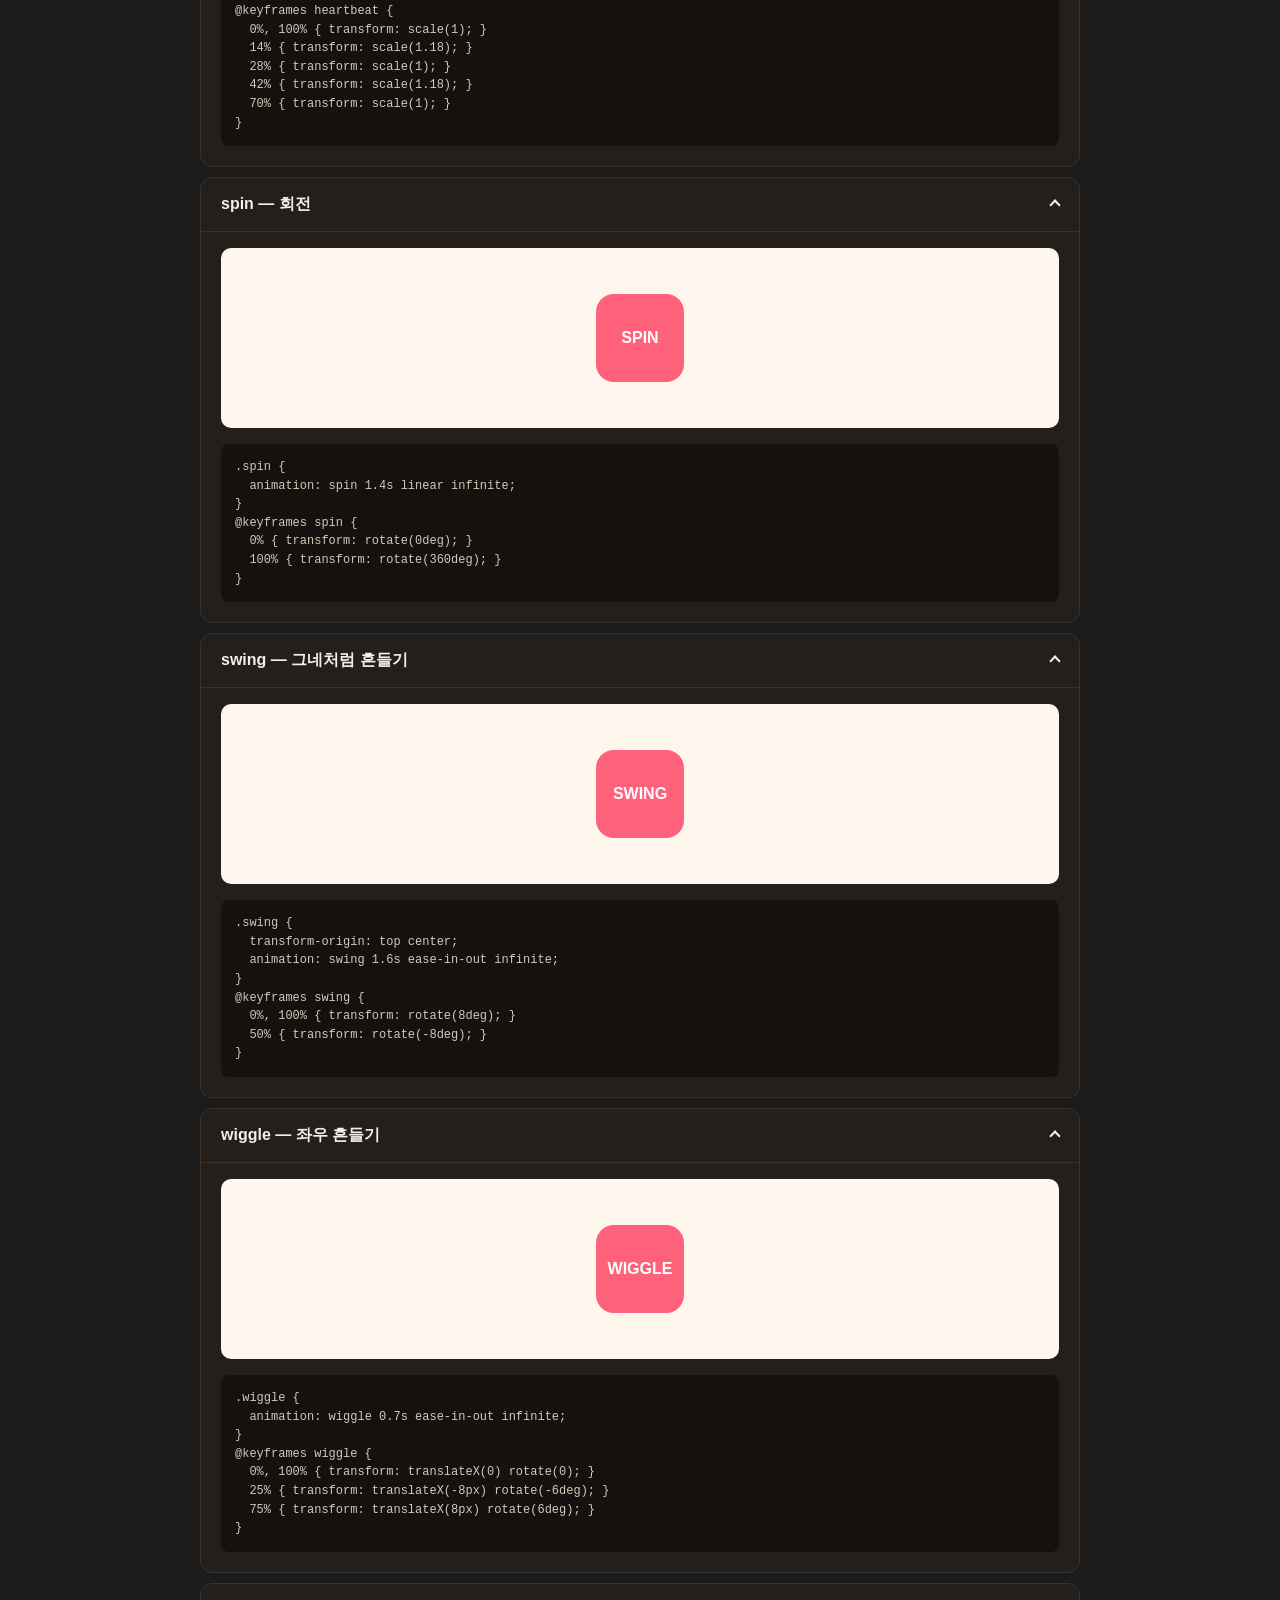
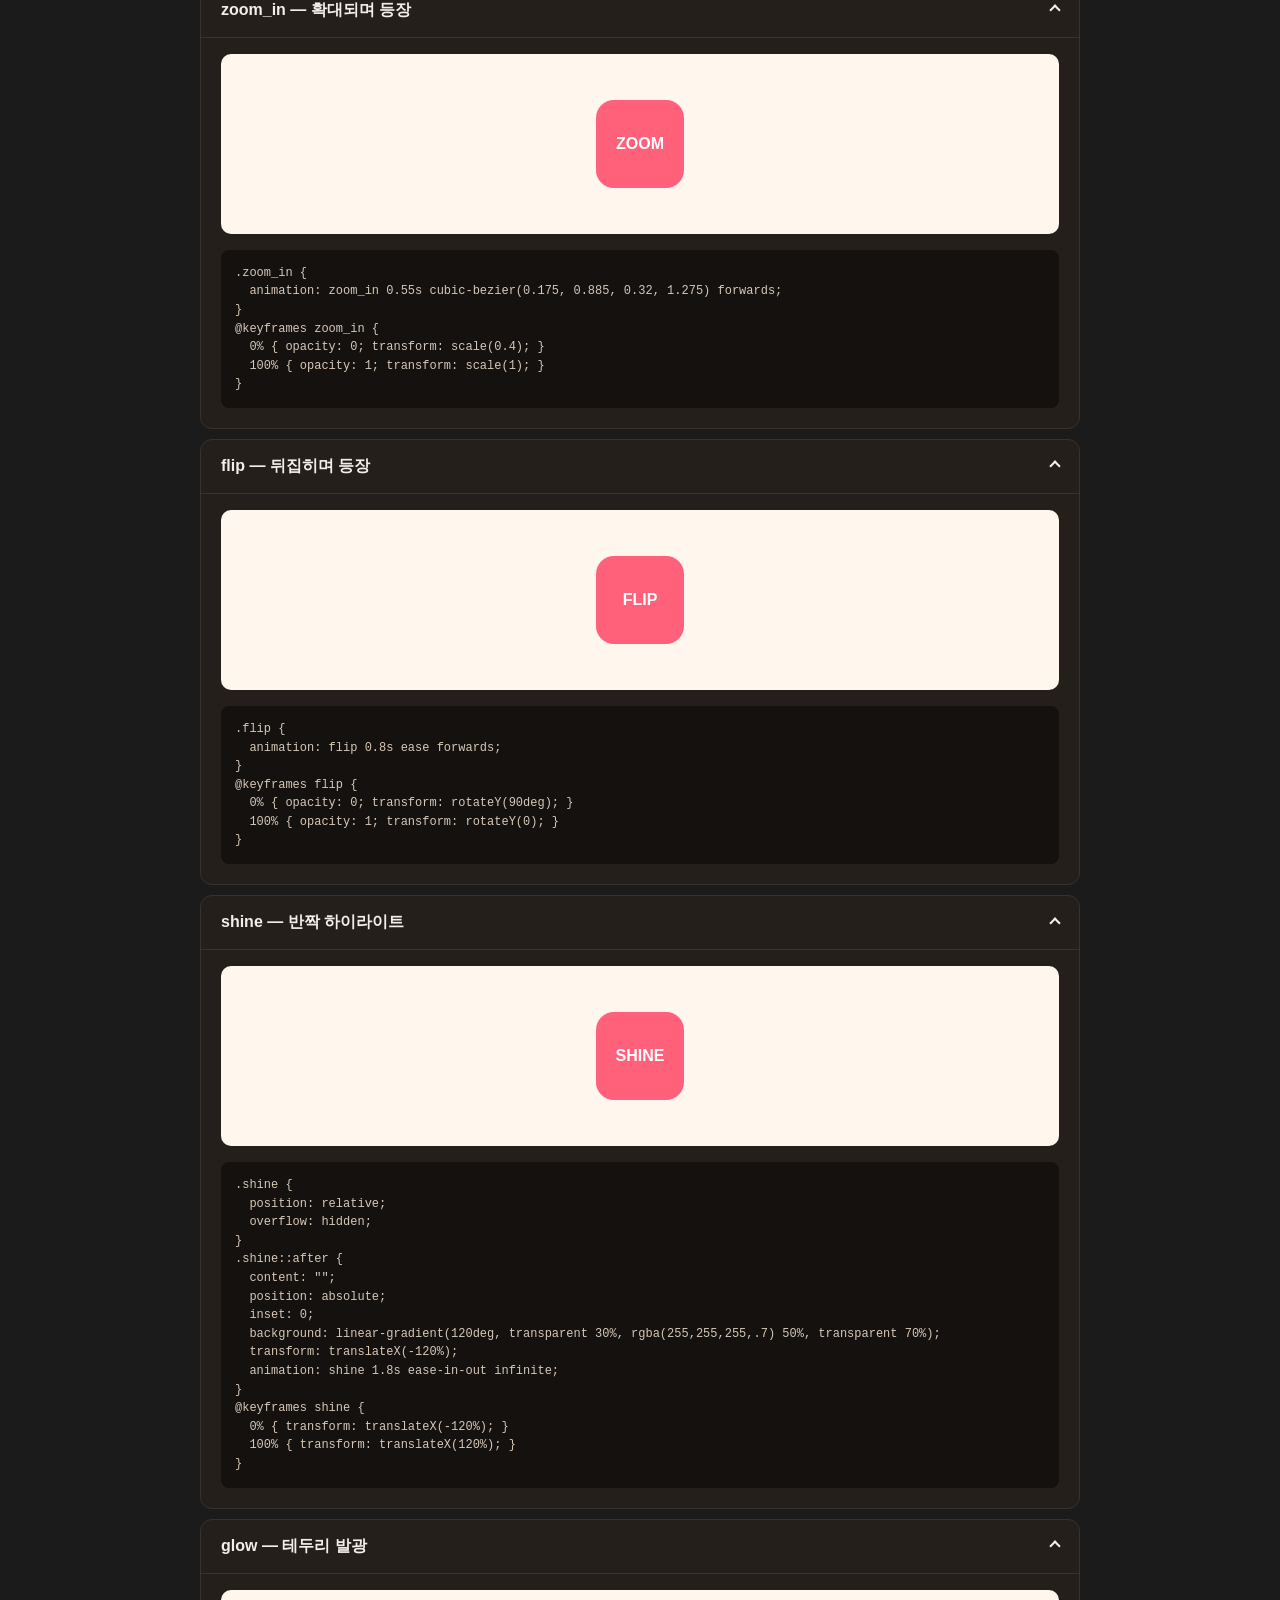
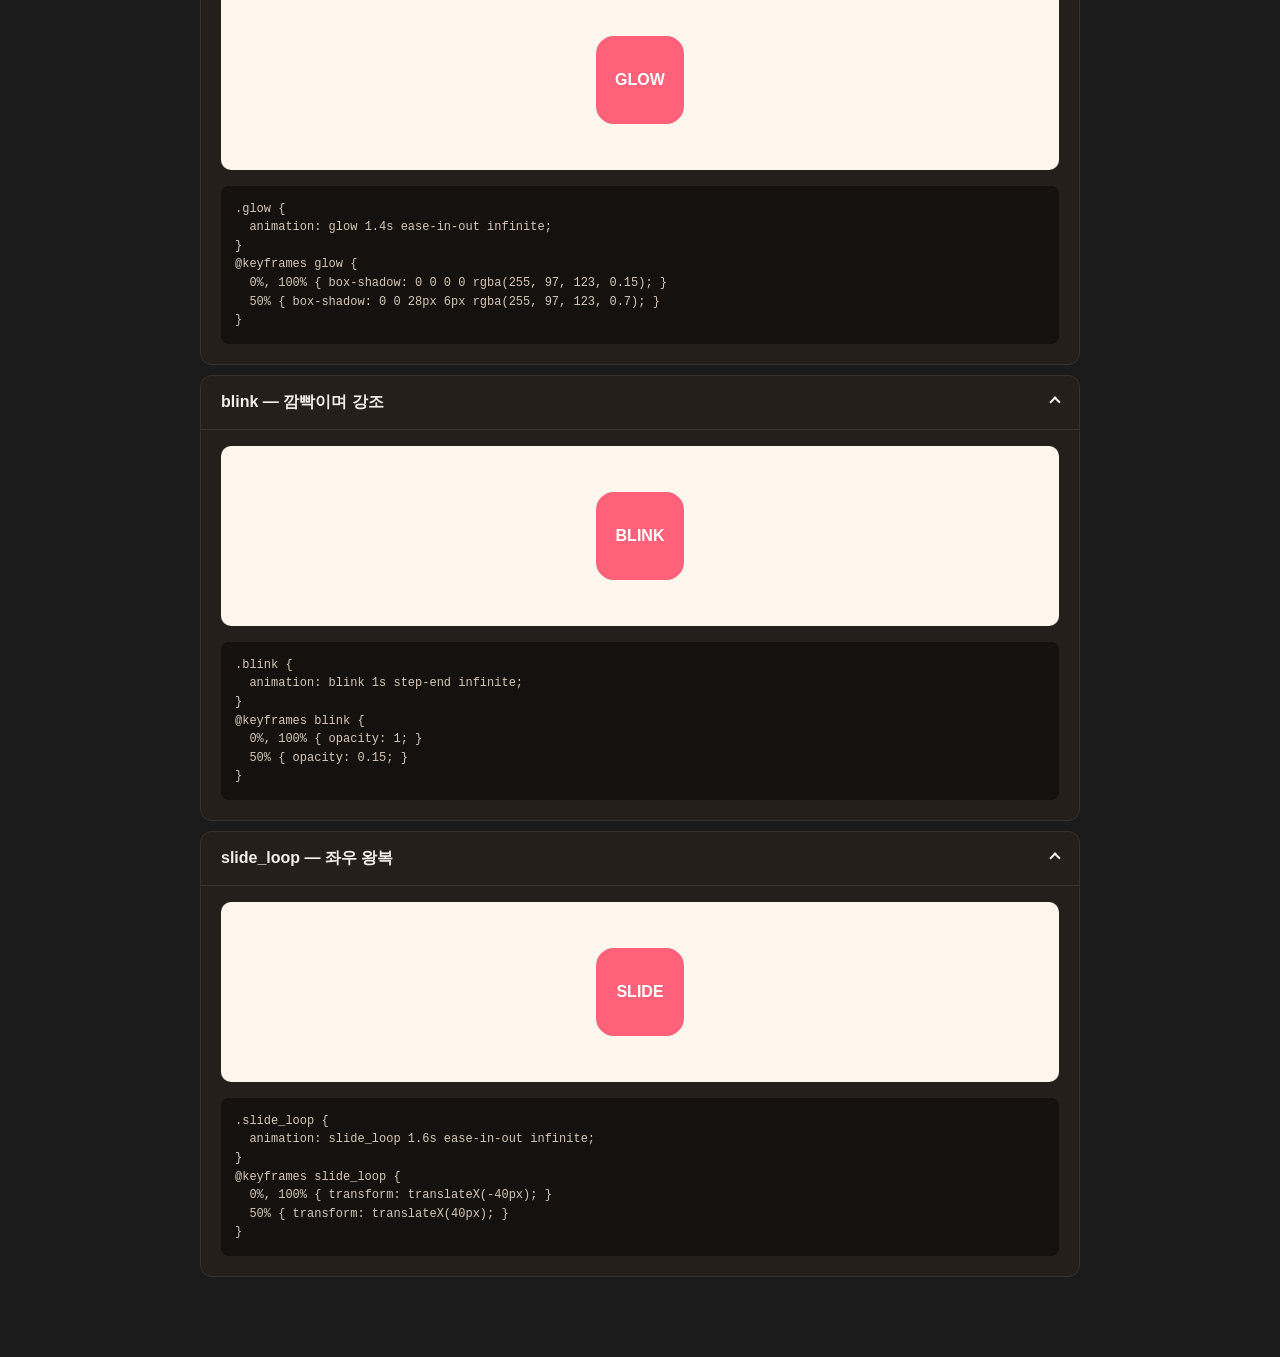
<file: animation.html>
<!doctype html>
<html lang="ko">
  <head>
    <meta charset="UTF-8" />
    <meta name="viewport" content="width=device-width, initial-scale=1.0" />
    <title>UI 가이드</title>
    <link rel="stylesheet" href="./guide.css" />
    <link rel="stylesheet" href="./animation.css" />
    <link rel="stylesheet" href="./popup.css" />
    <script src="https://code.jquery.com/jquery-3.7.1.min.js"></script>
  </head>
  <body>
    <div class="page">
      <h1>UI 가이드</h1>
      <p class="lead">탭에서 항목을 고르고, 제목을 누르면 미리보기와 복붙용 코드가 펼쳐집니다.</p>

      <div class="guide_tab" role="tablist">
        <button type="button" class="tab_btn is_active" role="tab" data-tab="animation" aria-selected="true">animation</button>
        <button type="button" class="tab_btn" role="tab" data-tab="button" aria-selected="false">button</button>
        <button type="button" class="tab_btn" role="tab" data-tab="popup" aria-selected="false">popup</button>
        <button type="button" class="tab_btn" role="tab" data-tab="input" aria-selected="false">input</button>
      </div>

      <!-- ==================== animation ==================== -->
      <section class="tab_panel is_active" id="tab_animation" role="tabpanel">
        <div class="guide_list">
          <details class="guide_item" open>
            <summary>fade_in_up — 아래에서 페이드인</summary>
            <div class="guide_panel">
              <div class="guide_preview">
                <div class="demo_box fade_in_up">UP</div>
              </div>
              <!-- prettier-ignore -->
              <pre class="guide_code">
                .fade_in_up {
                  animation: fade_in_up 0.8s cubic-bezier(0.25, 1, 0.5, 1) forwards;
                }
                @keyframes fade_in_up {
                  0% { opacity: 0; transform: translateY(40px); }
                  100% { opacity: 1; transform: translateY(0); }
                }
              </pre>
            </div>
          </details>

          <details class="guide_item" open>
            <summary>fade_in_down — 위에서 페이드인</summary>
            <div class="guide_panel">
              <div class="guide_preview">
                <div class="demo_box fade_in_down">DOWN</div>
              </div>
              <!-- prettier-ignore -->
              <pre class="guide_code">
                .fade_in_down {
                  animation: fade_in_down 0.8s cubic-bezier(0.25, 1, 0.5, 1) forwards;
                }
                @keyframes fade_in_down {
                  0% { opacity: 0; transform: translateY(-40px); }
                  100% { opacity: 1; transform: translateY(0); }
                }
              </pre>
            </div>
          </details>

          <details class="guide_item" open>
            <summary>fade_in_left — 왼쪽에서 등장</summary>
            <div class="guide_panel">
              <div class="guide_preview">
                <div class="demo_box fade_in_left">LEFT</div>
              </div>
              <!-- prettier-ignore -->
              <pre class="guide_code">
                .fade_in_left {
                  animation: fade_in_left 0.8s cubic-bezier(0.25, 1, 0.5, 1) forwards;
                }
                @keyframes fade_in_left {
                  0% { opacity: 0; transform: translateX(-50px); }
                  100% { opacity: 1; transform: translateX(0); }
                }
              </pre>
            </div>
          </details>

          <details class="guide_item" open>
            <summary>fade_in_right — 오른쪽에서 등장</summary>
            <div class="guide_panel">
              <div class="guide_preview">
                <div class="demo_box fade_in_right">RIGHT</div>
              </div>
              <!-- prettier-ignore -->
              <pre class="guide_code">
                .fade_in_right {
                  animation: fade_in_right 0.8s cubic-bezier(0.25, 1, 0.5, 1) forwards;
                }
                @keyframes fade_in_right {
                  0% { opacity: 0; transform: translateX(50px); }
                  100% { opacity: 1; transform: translateX(0); }
                }
              </pre>
            </div>
          </details>

          <details class="guide_item" open>
            <summary>pop_bubble — 말풍선 팝</summary>
            <div class="guide_panel">
              <div class="guide_preview">
                <div class="demo_bubble pop_bubble">안녕!</div>
              </div>
              <!-- prettier-ignore -->
              <pre class="guide_code">
                .pop_bubble {
                  animation: pop_bubble 0.5s cubic-bezier(0.175, 0.885, 0.32, 1.275) forwards;
                }
                @keyframes pop_bubble {
                  0% { opacity: 0; transform: scale(0); }
                  60% { opacity: 1; transform: scale(1.08); }
                  80% { transform: scale(0.94); }
                  100% { opacity: 1; transform: scale(1); }
                }
              </pre>
            </div>
          </details>

          <details class="guide_item" open>
            <summary>shake_char — 캐릭터 흔들기</summary>
            <div class="guide_panel">
              <div class="guide_preview">
                <div class="demo_char shake_char"></div>
              </div>
              <!-- prettier-ignore -->
              <pre class="guide_code">
                .shake_char {
                  animation: shake_char 1.5s infinite linear;
                }
                @keyframes shake_char {
                  0%, 90%, 100% { transform: rotate(0deg); }
                  10%, 30% { transform: rotate(-8deg); }
                  20%, 40% { transform: rotate(8deg); }
                  50% { transform: rotate(-4deg); }
                  60% { transform: rotate(4deg); }
                  70% { transform: rotate(-2deg); }
                  80% { transform: rotate(2deg); }
                }
              </pre>
            </div>
          </details>

          <details class="guide_item" open>
            <summary>bounce — 통통 튀기</summary>
            <div class="guide_panel">
              <div class="guide_preview">
                <div class="demo_box bounce">BOUNCE</div>
              </div>
              <!-- prettier-ignore -->
              <pre class="guide_code">
                .bounce {
                  animation: bounce 1.1s infinite;
                }
                @keyframes bounce {
                  0%, 100% { transform: translateY(0); }
                  40% { transform: translateY(-28px); }
                  60% { transform: translateY(-10px); }
                }
              </pre>
            </div>
          </details>

          <details class="guide_item" open>
            <summary>float — 둥둥 떠있기</summary>
            <div class="guide_panel">
              <div class="guide_preview">
                <div class="demo_box float">FLOAT</div>
              </div>
              <!-- prettier-ignore -->
              <pre class="guide_code">
                .float {
                  animation: float 2.4s ease-in-out infinite;
                }
                @keyframes float {
                  0%, 100% { transform: translateY(0); }
                  50% { transform: translateY(-16px); }
                }
              </pre>
            </div>
          </details>

          <details class="guide_item" open>
            <summary>pulse — 커졌다 작아지기</summary>
            <div class="guide_panel">
              <div class="guide_preview">
                <div class="demo_box pulse">PULSE</div>
              </div>
              <!-- prettier-ignore -->
              <pre class="guide_code">
                .pulse {
                  animation: pulse 1.2s ease-in-out infinite;
                }
                @keyframes pulse {
                  0%, 100% { transform: scale(1); }
                  50% { transform: scale(1.12); }
                }
              </pre>
            </div>
          </details>

          <details class="guide_item" open>
            <summary>heartbeat — 두근두근</summary>
            <div class="guide_panel">
              <div class="guide_preview">
                <div class="demo_box heartbeat">♥</div>
              </div>
              <!-- prettier-ignore -->
              <pre class="guide_code">
                .heartbeat {
                  animation: heartbeat 1.2s ease-in-out infinite;
                }
                @keyframes heartbeat {
                  0%, 100% { transform: scale(1); }
                  14% { transform: scale(1.18); }
                  28% { transform: scale(1); }
                  42% { transform: scale(1.18); }
                  70% { transform: scale(1); }
                }
              </pre>
            </div>
          </details>

          <details class="guide_item" open>
            <summary>spin — 회전</summary>
            <div class="guide_panel">
              <div class="guide_preview">
                <div class="demo_box spin">SPIN</div>
              </div>
              <!-- prettier-ignore -->
              <pre class="guide_code">
                .spin {
                  animation: spin 1.4s linear infinite;
                }
                @keyframes spin {
                  0% { transform: rotate(0deg); }
                  100% { transform: rotate(360deg); }
                }
              </pre>
            </div>
          </details>

          <details class="guide_item" open>
            <summary>swing — 그네처럼 흔들기</summary>
            <div class="guide_panel">
              <div class="guide_preview">
                <div class="demo_box swing">SWING</div>
              </div>
              <!-- prettier-ignore -->
              <pre class="guide_code">
                .swing {
                  transform-origin: top center;
                  animation: swing 1.6s ease-in-out infinite;
                }
                @keyframes swing {
                  0%, 100% { transform: rotate(8deg); }
                  50% { transform: rotate(-8deg); }
                }
              </pre>
            </div>
          </details>

          <details class="guide_item" open>
            <summary>wiggle — 좌우 흔들기</summary>
            <div class="guide_panel">
              <div class="guide_preview">
                <div class="demo_box wiggle">WIGGLE</div>
              </div>
              <!-- prettier-ignore -->
              <pre class="guide_code">
                .wiggle {
                  animation: wiggle 0.7s ease-in-out infinite;
                }
                @keyframes wiggle {
                  0%, 100% { transform: translateX(0) rotate(0); }
                  25% { transform: translateX(-8px) rotate(-6deg); }
                  75% { transform: translateX(8px) rotate(6deg); }
                }
              </pre>
            </div>
          </details>

          <details class="guide_item" open>
            <summary>zoom_in — 확대되며 등장</summary>
            <div class="guide_panel">
              <div class="guide_preview">
                <div class="demo_box zoom_in">ZOOM</div>
              </div>
              <!-- prettier-ignore -->
              <pre class="guide_code">
                .zoom_in {
                  animation: zoom_in 0.55s cubic-bezier(0.175, 0.885, 0.32, 1.275) forwards;
                }
                @keyframes zoom_in {
                  0% { opacity: 0; transform: scale(0.4); }
                  100% { opacity: 1; transform: scale(1); }
                }
              </pre>
            </div>
          </details>

          <details class="guide_item" open>
            <summary>flip — 뒤집히며 등장</summary>
            <div class="guide_panel">
              <div class="guide_preview">
                <div class="demo_box flip">FLIP</div>
              </div>
              <!-- prettier-ignore -->
              <pre class="guide_code">
                .flip {
                  animation: flip 0.8s ease forwards;
                }
                @keyframes flip {
                  0% { opacity: 0; transform: rotateY(90deg); }
                  100% { opacity: 1; transform: rotateY(0); }
                }
              </pre>
            </div>
          </details>

          <details class="guide_item" open>
            <summary>shine — 반짝 하이라이트</summary>
            <div class="guide_panel">
              <div class="guide_preview">
                <div class="demo_box shine">SHINE</div>
              </div>
              <!-- prettier-ignore -->
              <pre class="guide_code">
                .shine {
                  position: relative;
                  overflow: hidden;
                }
                .shine::after {
                  content: "";
                  position: absolute;
                  inset: 0;
                  background: linear-gradient(120deg, transparent 30%, rgba(255,255,255,.7) 50%, transparent 70%);
                  transform: translateX(-120%);
                  animation: shine 1.8s ease-in-out infinite;
                }
                @keyframes shine {
                  0% { transform: translateX(-120%); }
                  100% { transform: translateX(120%); }
                }
              </pre>
            </div>
          </details>

          <details class="guide_item" open>
            <summary>glow — 테두리 발광</summary>
            <div class="guide_panel">
              <div class="guide_preview">
                <div class="demo_box glow">GLOW</div>
              </div>
              <!-- prettier-ignore -->
              <pre class="guide_code">
                .glow {
                  animation: glow 1.4s ease-in-out infinite;
                }
                @keyframes glow {
                  0%, 100% { box-shadow: 0 0 0 0 rgba(255, 97, 123, 0.15); }
                  50% { box-shadow: 0 0 28px 6px rgba(255, 97, 123, 0.7); }
                }
              </pre>
            </div>
          </details>

          <details class="guide_item" open>
            <summary>blink — 깜빡이며 강조</summary>
            <div class="guide_panel">
              <div class="guide_preview">
                <div class="demo_box blink">BLINK</div>
              </div>
              <!-- prettier-ignore -->
              <pre class="guide_code">
                .blink {
                  animation: blink 1s step-end infinite;
                }
                @keyframes blink {
                  0%, 100% { opacity: 1; }
                  50% { opacity: 0.15; }
                }
              </pre>
            </div>
          </details>

          <details class="guide_item" open>
            <summary>slide_loop — 좌우 왕복</summary>
            <div class="guide_panel">
              <div class="guide_preview">
                <div class="demo_box slide_loop">SLIDE</div>
              </div>
              <!-- prettier-ignore -->
              <pre class="guide_code">
                .slide_loop {
                  animation: slide_loop 1.6s ease-in-out infinite;
                }
                @keyframes slide_loop {
                  0%, 100% { transform: translateX(-40px); }
                  50% { transform: translateX(40px); }
                }
              </pre>
            </div>
          </details>
        </div>
      </section>

      <!-- ==================== button ==================== -->
      <section class="tab_panel" id="tab_button" role="tabpanel">
        <p class="guide_empty">준비 중입니다.</p>
      </section>

      <!-- ==================== popup ==================== -->
      <section class="tab_panel" id="tab_popup" role="tabpanel">
        <div class="guide_list">
          <details class="guide_item" open>
            <summary>popup_layer — 공통 레이어 (먼저 복사)</summary>
            <div class="guide_panel">
              <p class="guide_code_title">CSS</p>
              <!-- prettier-ignore -->
              <pre class="guide_code">
                .popup_layer {
                  position: fixed;
                  inset: 0;
                  z-index: 1000;
                  display: flex;
                  background: rgba(0, 0, 0, 0.55);
                  color: #222;
                  opacity: 0;
                  visibility: hidden;
                  transition: opacity 0.25s ease, visibility 0.25s ease;
                }
                .popup_layer.is_open {
                  opacity: 1;
                  visibility: visible;
                }
                .popup_center {
                  align-items: center;
                  justify-content: center;
                }
                .popup_bottom {
                  align-items: flex-end;
                  justify-content: center;
                }
                .popup_right {
                  align-items: stretch;
                  justify-content: flex-end;
                }
                .popup_title {
                  margin: 0 0 8px;
                  font-size: 18px;
                  font-weight: 800;
                }
                .popup_text {
                  margin: 0;
                  font-size: 14px;
                  line-height: 1.5;
                  color: #555;
                }
                .popup_btns {
                  display: flex;
                  gap: 8px;
                  margin-top: 20px;
                }
                .popup_btn {
                  flex: 1;
                  height: 44px;
                  border: 0;
                  border-radius: 10px;
                  background: #eee;
                  color: #222;
                  font: inherit;
                  font-weight: 700;
                  cursor: pointer;
                }
                .popup_btn_main {
                  background: #ff617b;
                  color: #fff;
                }
              </pre>
              <p class="guide_code_title">JS (jQuery) — 열기 / 닫기 / 딤 클릭 / ESC</p>
              <!-- prettier-ignore -->
              <pre class="guide_code">
                $(document).on("click", "[data-popup_open]", function () {
                  $($(this).data("popup_open")).addClass("is_open");
                });
                $(document).on("click", "[data-popup_close]", function () {
                  $(this).closest(".popup_layer").removeClass("is_open");
                });
                $(document).on("click", ".popup_layer", function (e) {
                  if (e.target === this) $(this).removeClass("is_open");
                });
                $(document).on("keydown", function (e) {
                  if (e.key === "Escape") $(".popup_layer.is_open").removeClass("is_open");
                });
              </pre>
            </div>
          </details>

          <details class="guide_item" open>
            <summary>popup_modal — 중앙 모달</summary>
            <div class="guide_panel">
              <div class="guide_preview">
                <button type="button" class="demo_btn" data-popup_open="#modal_demo">모달 열기</button>
                <div class="popup_layer popup_center" id="modal_demo">
                  <div class="popup_modal" role="dialog" aria-modal="true">
                    <h3 class="popup_title">알림</h3>
                    <p class="popup_text">모달 내용을 입력하세요.</p>
                    <div class="popup_btns">
                      <button type="button" class="popup_btn popup_btn_main" data-popup_close>확인</button>
                    </div>
                  </div>
                </div>
              </div>
              <p class="guide_code_title">HTML</p>
              <!-- prettier-ignore -->
              <pre class="guide_code">
                &lt;button type="button" data-popup_open="#modal_demo">모달 열기&lt;/button>

                &lt;div class="popup_layer popup_center" id="modal_demo">
                  &lt;div class="popup_modal" role="dialog" aria-modal="true">
                    &lt;h3 class="popup_title">알림&lt;/h3>
                    &lt;p class="popup_text">모달 내용을 입력하세요.&lt;/p>
                    &lt;div class="popup_btns">
                      &lt;button type="button" class="popup_btn popup_btn_main" data-popup_close>확인&lt;/button>
                    &lt;/div>
                  &lt;/div>
                &lt;/div>
              </pre>
              <p class="guide_code_title">CSS</p>
              <!-- prettier-ignore -->
              <pre class="guide_code">
                .popup_modal {
                  width: min(320px, calc(100% - 40px));
                  padding: 24px;
                  border-radius: 16px;
                  background: #fff;
                  transform: scale(0.9);
                  transition: transform 0.25s cubic-bezier(0.175, 0.885, 0.32, 1.275);
                }
                .popup_layer.is_open .popup_modal {
                  transform: scale(1);
                }
              </pre>
            </div>
          </details>

          <details class="guide_item" open>
            <summary>popup_alert — 확인/취소 알럿</summary>
            <div class="guide_panel">
              <div class="guide_preview">
                <button type="button" class="demo_btn" data-popup_open="#alert_demo">알럿 열기</button>
                <div class="popup_layer popup_center" id="alert_demo">
                  <div class="popup_modal popup_alert" role="alertdialog" aria-modal="true">
                    <h3 class="popup_title">삭제할까요?</h3>
                    <p class="popup_text">삭제하면 되돌릴 수 없습니다.</p>
                    <div class="popup_btns">
                      <button type="button" class="popup_btn" data-popup_close>취소</button>
                      <button type="button" class="popup_btn popup_btn_main" data-popup_close>삭제</button>
                    </div>
                  </div>
                </div>
              </div>
              <p class="guide_code_title">HTML</p>
              <!-- prettier-ignore -->
              <pre class="guide_code">
                &lt;button type="button" data-popup_open="#alert_demo">알럿 열기&lt;/button>

                &lt;div class="popup_layer popup_center" id="alert_demo">
                  &lt;div class="popup_modal popup_alert" role="alertdialog" aria-modal="true">
                    &lt;h3 class="popup_title">삭제할까요?&lt;/h3>
                    &lt;p class="popup_text">삭제하면 되돌릴 수 없습니다.&lt;/p>
                    &lt;div class="popup_btns">
                      &lt;button type="button" class="popup_btn" data-popup_close>취소&lt;/button>
                      &lt;button type="button" class="popup_btn popup_btn_main" data-popup_close>삭제&lt;/button>
                    &lt;/div>
                  &lt;/div>
                &lt;/div>
              </pre>
              <p class="guide_code_title">CSS (popup_modal 과 같이 사용)</p>
              <!-- prettier-ignore -->
              <pre class="guide_code">
                .popup_alert {
                  width: min(280px, calc(100% - 40px));
                  text-align: center;
                }
              </pre>
            </div>
          </details>

          <details class="guide_item" open>
            <summary>popup_sheet — 아래에서 올라오는 시트</summary>
            <div class="guide_panel">
              <div class="guide_preview">
                <button type="button" class="demo_btn" data-popup_open="#sheet_demo">시트 열기</button>
                <div class="popup_layer popup_bottom" id="sheet_demo">
                  <div class="popup_sheet" role="dialog" aria-modal="true">
                    <h3 class="popup_title">옵션 선택</h3>
                    <p class="popup_text">아래에서 올라오는 시트입니다.</p>
                    <div class="popup_btns">
                      <button type="button" class="popup_btn popup_btn_main" data-popup_close>닫기</button>
                    </div>
                  </div>
                </div>
              </div>
              <p class="guide_code_title">HTML</p>
              <!-- prettier-ignore -->
              <pre class="guide_code">
                &lt;button type="button" data-popup_open="#sheet_demo">시트 열기&lt;/button>

                &lt;div class="popup_layer popup_bottom" id="sheet_demo">
                  &lt;div class="popup_sheet" role="dialog" aria-modal="true">
                    &lt;h3 class="popup_title">옵션 선택&lt;/h3>
                    &lt;p class="popup_text">아래에서 올라오는 시트입니다.&lt;/p>
                    &lt;div class="popup_btns">
                      &lt;button type="button" class="popup_btn popup_btn_main" data-popup_close>닫기&lt;/button>
                    &lt;/div>
                  &lt;/div>
                &lt;/div>
              </pre>
              <p class="guide_code_title">CSS</p>
              <!-- prettier-ignore -->
              <pre class="guide_code">
                .popup_sheet {
                  width: 100%;
                  max-width: 480px;
                  padding: 12px 20px 24px;
                  border-radius: 20px 20px 0 0;
                  background: #fff;
                  transform: translateY(100%);
                  transition: transform 0.3s cubic-bezier(0.25, 1, 0.5, 1);
                }
                .popup_sheet::before {
                  content: "";
                  display: block;
                  width: 40px;
                  height: 4px;
                  margin: 0 auto 16px;
                  border-radius: 2px;
                  background: #ddd;
                }
                .popup_layer.is_open .popup_sheet {
                  transform: translateY(0);
                }
              </pre>
            </div>
          </details>

          <details class="guide_item" open>
            <summary>popup_drawer — 옆에서 열리는 드로어</summary>
            <div class="guide_panel">
              <div class="guide_preview">
                <button type="button" class="demo_btn" data-popup_open="#drawer_demo">드로어 열기</button>
                <div class="popup_layer popup_right" id="drawer_demo">
                  <div class="popup_drawer" role="dialog" aria-modal="true">
                    <h3 class="popup_title">메뉴</h3>
                    <p class="popup_text">오른쪽에서 열리는 드로어입니다.</p>
                    <div class="popup_btns">
                      <button type="button" class="popup_btn popup_btn_main" data-popup_close>닫기</button>
                    </div>
                  </div>
                </div>
              </div>
              <p class="guide_code_title">HTML</p>
              <!-- prettier-ignore -->
              <pre class="guide_code">
                &lt;button type="button" data-popup_open="#drawer_demo">드로어 열기&lt;/button>

                &lt;div class="popup_layer popup_right" id="drawer_demo">
                  &lt;div class="popup_drawer" role="dialog" aria-modal="true">
                    &lt;h3 class="popup_title">메뉴&lt;/h3>
                    &lt;p class="popup_text">오른쪽에서 열리는 드로어입니다.&lt;/p>
                    &lt;div class="popup_btns">
                      &lt;button type="button" class="popup_btn popup_btn_main" data-popup_close>닫기&lt;/button>
                    &lt;/div>
                  &lt;/div>
                &lt;/div>
              </pre>
              <p class="guide_code_title">CSS</p>
              <!-- prettier-ignore -->
              <pre class="guide_code">
                .popup_drawer {
                  width: 240px;
                  max-width: 80%;
                  padding: 24px 20px;
                  background: #fff;
                  transform: translateX(100%);
                  transition: transform 0.3s cubic-bezier(0.25, 1, 0.5, 1);
                }
                .popup_layer.is_open .popup_drawer {
                  transform: translateX(0);
                }
              </pre>
            </div>
          </details>

          <details class="guide_item" open>
            <summary>popup_toast — 잠깐 떴다 사라지는 알림</summary>
            <div class="guide_panel">
              <div class="guide_preview">
                <button type="button" class="demo_btn" data-toast_open="#toast_demo">토스트 보기</button>
                <div class="popup_toast" id="toast_demo" role="status">저장되었습니다.</div>
              </div>
              <p class="guide_code_title">HTML</p>
              <!-- prettier-ignore -->
              <pre class="guide_code">
                &lt;button type="button" data-toast_open="#toast_demo">토스트 보기&lt;/button>

                &lt;div class="popup_toast" id="toast_demo" role="status">저장되었습니다.&lt;/div>
              </pre>
              <p class="guide_code_title">CSS</p>
              <!-- prettier-ignore -->
              <pre class="guide_code">
                .popup_toast {
                  position: fixed;
                  left: 50%;
                  bottom: 32px;
                  z-index: 1100;
                  padding: 12px 20px;
                  border-radius: 999px;
                  background: rgba(34, 34, 34, 0.92);
                  color: #fff;
                  font-size: 14px;
                  white-space: nowrap;
                  opacity: 0;
                  visibility: hidden;
                  transform: translate(-50%, 16px);
                  transition: opacity 0.25s ease, transform 0.25s ease, visibility 0.25s ease;
                }
                .popup_toast.is_show {
                  opacity: 1;
                  visibility: visible;
                  transform: translate(-50%, 0);
                }
              </pre>
              <p class="guide_code_title">JS (jQuery) — 2초 뒤 자동으로 사라짐</p>
              <!-- prettier-ignore -->
              <pre class="guide_code">
                $(document).on("click", "[data-toast_open]", function () {
                  var $toast = $($(this).data("toast_open"));
                  clearTimeout($toast.data("timer"));
                  $toast.addClass("is_show");
                  $toast.data("timer", setTimeout(function () {
                    $toast.removeClass("is_show");
                  }, 2000));
                });
              </pre>
            </div>
          </details>

          <details class="guide_item" open>
            <summary>popup_tip — 마우스 올리면 나오는 말풍선</summary>
            <div class="guide_panel">
              <div class="guide_preview">
                <span class="popup_tip_wrap">
                  <button type="button" class="demo_btn">도움말</button>
                  <span class="popup_tip" role="tooltip">툴팁 내용</span>
                </span>
              </div>
              <p class="guide_code_title">HTML</p>
              <!-- prettier-ignore -->
              <pre class="guide_code">
                &lt;span class="popup_tip_wrap">
                  &lt;button type="button">도움말&lt;/button>
                  &lt;span class="popup_tip" role="tooltip">툴팁 내용&lt;/span>
                &lt;/span>
              </pre>
              <p class="guide_code_title">CSS (JS 없음)</p>
              <!-- prettier-ignore -->
              <pre class="guide_code">
                .popup_tip_wrap {
                  position: relative;
                  display: inline-block;
                }
                .popup_tip {
                  position: absolute;
                  left: 50%;
                  bottom: calc(100% + 10px);
                  padding: 8px 12px;
                  border-radius: 8px;
                  background: #222;
                  color: #fff;
                  font-size: 13px;
                  white-space: nowrap;
                  opacity: 0;
                  visibility: hidden;
                  transform: translate(-50%, 6px);
                  transition: opacity 0.2s ease, transform 0.2s ease, visibility 0.2s ease;
                }
                .popup_tip::after {
                  content: "";
                  position: absolute;
                  top: 100%;
                  left: 50%;
                  margin-left: -5px;
                  border: 5px solid transparent;
                  border-top-color: #222;
                }
                .popup_tip_wrap:hover .popup_tip,
                .popup_tip_wrap:focus-within .popup_tip {
                  opacity: 1;
                  visibility: visible;
                  transform: translate(-50%, 0);
                }
              </pre>
            </div>
          </details>
        </div>
      </section>

      <!-- ==================== input ==================== -->
      <section class="tab_panel" id="tab_input" role="tabpanel">
        <p class="guide_empty">준비 중입니다.</p>
      </section>
    </div>

    <script>
      $(function () {
        /* ---------- 코드 블록: HTML 들여쓰기 제거 (화면에는 왼쪽 정렬로 표시) ---------- */
        $(".guide_code").each(function () {
          var lines = this.textContent.replace(/^\n/, "").replace(/\s+$/, "").split("\n");
          var indent = Math.min.apply(
            null,
            lines
              .filter(function (l) {
                return l.trim();
              })
              .map(function (l) {
                return l.match(/^ */)[0].length;
              }),
          );
          this.textContent = lines
            .map(function (l) {
              return l.slice(indent);
            })
            .join("\n");
        });

        /* ---------- 탭 전환 ---------- */
        function show_tab(name) {
          $(".tab_btn")
            .removeClass("is_active")
            .attr("aria-selected", "false")
            .filter('[data-tab="' + name + '"]')
            .addClass("is_active")
            .attr("aria-selected", "true");
          $(".tab_panel")
            .removeClass("is_active")
            .filter("#tab_" + name)
            .addClass("is_active");
          $(".popup_layer").removeClass("is_open"); // 탭 바꾸면 열린 팝업 닫기
        }

        $(".tab_btn").on("click", function () {
          var name = $(this).data("tab");
          show_tab(name);
          history.replaceState(null, "", "#" + name); // 새로고침해도 탭 유지
        });

        var first_tab = location.hash.slice(1);
        if (first_tab && $("#tab_" + first_tab).length) show_tab(first_tab);

        /* ---------- popup 공통: 열기 / 닫기 / 딤 클릭 / ESC ---------- */
        $(document).on("click", "[data-popup_open]", function () {
          $($(this).data("popup_open")).addClass("is_open");
        });
        $(document).on("click", "[data-popup_close]", function () {
          $(this).closest(".popup_layer").removeClass("is_open");
        });
        $(document).on("click", ".popup_layer", function (e) {
          if (e.target === this) $(this).removeClass("is_open");
        });
        $(document).on("keydown", function (e) {
          if (e.key === "Escape") $(".popup_layer.is_open").removeClass("is_open");
        });

        /* ---------- popup toast ---------- */
        $(document).on("click", "[data-toast_open]", function () {
          var $toast = $($(this).data("toast_open"));
          clearTimeout($toast.data("timer"));
          $toast.addClass("is_show");
          $toast.data(
            "timer",
            setTimeout(function () {
              $toast.removeClass("is_show");
            }, 2000),
          );
        });

        /* ---------- animation 미리보기 반복 재생 ---------- */
        const INTERVAL = 2000; // 반복 간격(ms). 클수록 쉬는 시간이 길어짐
        const ONCE = ".fade_in_up, .fade_in_down, .fade_in_left, .fade_in_right, .pop_bubble, .zoom_in, .flip";

        setInterval(function () {
          $("#tab_animation .guide_preview")
            .find(ONCE)
            .each(function () {
              this.getAnimations().forEach(function (a) {
                a.currentTime = 0; // 처음으로 되감기
                a.play();
              });
            });
        }, INTERVAL);
      });
    </script>
  </body>
</html>
</file>
<file: guide.css>
@charset "UTF-8";

/* ========== 가이드 페이지 공통 (복붙 안 해도 됨) ========== */
*,
*::before,
*::after { box-sizing: border-box; }
html, body { margin: 0; }
body {
  font-family: "Apple SD Gothic Neo", "Malgun Gothic", sans-serif;
  background: #1b1b1b;
  color: #f4eee8;
}

.page {
  max-width: 920px;
  margin: 0 auto;
  padding: 40px 20px 80px;
}
.page h1 {
  margin: 0 0 8px;
  font-size: 28px;
}
.page .lead {
  margin: 0 0 20px;
  color: #cbbfb4;
  line-height: 1.5;
}

/* ---------- 탭 ---------- */
.guide_tab {
  position: sticky;
  top: 0;
  z-index: 10;
  display: flex;
  gap: 6px;
  margin: 0 0 20px;
  padding: 10px 0;
  background: #1b1b1b;
  border-bottom: 1px solid #3a322c;
  overflow-x: auto;
}
.tab_btn {
  flex-shrink: 0;
  height: 40px;
  padding: 0 20px;
  border: 1px solid #3a322c;
  border-radius: 20px;
  background: #241f1b;
  color: #cbbfb4;
  font: inherit;
  font-weight: 700;
  cursor: pointer;
  transition: background 0.2s ease, color 0.2s ease;
}
.tab_btn:hover { background: #2c2621; }
.tab_btn.is_active {
  border-color: #ff617b;
  background: #ff617b;
  color: #fff;
}
.tab_panel { display: none; }
.tab_panel.is_active { display: block; }
.guide_empty {
  padding: 80px 0;
  text-align: center;
  color: #8d8177;
}

/* ---------- 아코디언 목록 ---------- */
.guide_preview .fade_in_up,
.guide_preview .fade_in_down,
.guide_preview .fade_in_left,
.guide_preview .fade_in_right,
.guide_preview .pop_bubble,
.guide_preview .zoom_in,
.guide_preview .flip {
  /* animation-iteration-count: infinite; */
}

.guide_list { display: grid; gap: 10px; }
.guide_item {
  border: 1px solid #3a322c;
  border-radius: 12px;
  background: #241f1b;
  overflow: hidden;
}
.guide_item > summary {
  list-style: none;
  cursor: pointer;
  padding: 16px 20px;
  font-size: 16px;
  font-weight: 700;
  display: flex;
  align-items: center;
  justify-content: space-between;
  gap: 12px;
}
.guide_item > summary::-webkit-details-marker { display: none; }
.guide_item > summary::after {
  content: "";
  width: 8px;
  height: 8px;
  border-right: 2px solid #f4eee8;
  border-bottom: 2px solid #f4eee8;
  transform: rotate(45deg);
  transition: transform 0.2s ease;
  flex-shrink: 0;
}
.guide_item[open] > summary::after { transform: rotate(225deg); }
.guide_item > summary:hover { background: #2c2621; }
.guide_panel {
  padding: 0 20px 20px;
  border-top: 1px solid #3a322c;
}
.guide_preview {
  position: relative;
  margin: 16px 0;
  min-height: 180px;
  display: flex;
  align-items: center;
  justify-content: center;
  background: #fff7ee;
  border-radius: 10px;
  overflow: hidden;
  /* transform 이 있으면 안쪽 position: fixed 가 이 영역 기준이 됨 (팝업 미리보기용) */
  transform: translateZ(0);
}
#tab_popup .guide_preview { min-height: 260px; }

.guide_code_title {
  margin: 16px 0 6px;
  font-size: 12px;
  font-weight: 700;
  color: #cbbfb4;
}
.guide_code {
  margin: 0;
  padding: 14px;
  border-radius: 8px;
  background: #14110f;
  color: #d7c8b8;
  font-size: 12px;
  line-height: 1.55;
  overflow: auto;
  white-space: pre-wrap;
}

/* ---------- 미리보기용 데모 요소 ---------- */
.demo_box {
  width: 88px;
  height: 88px;
  border-radius: 18px;
  background: #ff617b;
  color: #fff;
  font-weight: 800;
  display: flex;
  align-items: center;
  justify-content: center;
}
.demo_char {
  width: 72px;
  height: 88px;
  border-radius: 36px 36px 20px 20px;
  background: #734e3a;
  position: relative;
}
.demo_char::before {
  content: "";
  position: absolute;
  top: 22px;
  left: 16px;
  width: 12px;
  height: 12px;
  border-radius: 50%;
  background: #fff;
  box-shadow: 28px 0 0 #fff;
}
.demo_bubble {
  width: 90px;
  height: 64px;
  border-radius: 20px;
  background: #fff;
  color: #734e3a;
  font-weight: 800;
  display: flex;
  align-items: center;
  justify-content: center;
  box-shadow: 0 8px 16px rgba(115, 78, 58, 0.2);
}
.demo_cursor {
  position: relative;
  width: 120px;
  height: 48px;
  border-radius: 24px;
  background: #38c478;
  color: #fff;
  font-weight: 800;
  display: flex;
  align-items: center;
  justify-content: center;
}
.demo_cursor span {
  position: absolute;
  right: -8px;
  bottom: -18px;
  width: 22px;
  height: 22px;
  border-radius: 4px 12px 12px 12px;
  background: #111;
}
.demo_btn {
  height: 44px;
  padding: 0 22px;
  border: 0;
  border-radius: 22px;
  background: #ff617b;
  color: #fff;
  font: inherit;
  font-weight: 800;
  cursor: pointer;
}
</file>
<file: animation.css>
@charset "UTF-8";

/* ========== 복붙용 애니메이션 ========== */

/* fade_in_up — 아래에서 페이드인 */
.fade_in_up {
  animation: fade_in_up 0.8s cubic-bezier(0.25, 1, 0.5, 1) forwards;
}
@keyframes fade_in_up {
  0% { opacity: 0; transform: translateY(40px); }
  100% { opacity: 1; transform: translateY(0); }
}

/* fade_in_down — 위에서 페이드인 */
.fade_in_down {
  animation: fade_in_down 0.8s cubic-bezier(0.25, 1, 0.5, 1) forwards;
}
@keyframes fade_in_down {
  0% { opacity: 0; transform: translateY(-40px); }
  100% { opacity: 1; transform: translateY(0); }
}

/* fade_in_left — 왼쪽에서 등장 */
.fade_in_left {
  animation: fade_in_left 0.8s cubic-bezier(0.25, 1, 0.5, 1) forwards;
}
@keyframes fade_in_left {
  0% { opacity: 0; transform: translateX(-50px); }
  100% { opacity: 1; transform: translateX(0); }
}

/* fade_in_right — 오른쪽에서 등장 */
.fade_in_right {
  animation: fade_in_right 0.8s cubic-bezier(0.25, 1, 0.5, 1) forwards;
}
@keyframes fade_in_right {
  0% { opacity: 0; transform: translateX(50px); }
  100% { opacity: 1; transform: translateX(0); }
}

/* pop_bubble — 말풍선 팝 */
.pop_bubble {
  animation: pop_bubble 0.5s cubic-bezier(0.175, 0.885, 0.32, 1.275) forwards;
}
@keyframes pop_bubble {
  0% { opacity: 0; transform: scale(0); }
  60% { opacity: 1; transform: scale(1.08); }
  80% { transform: scale(0.94); }
  100% { opacity: 1; transform: scale(1); }
}

/* shake_char — 캐릭터 흔들기 */
.shake_char {
  animation: shake_char 1.5s infinite linear;
}
@keyframes shake_char {
  0%, 90%, 100% { transform: rotate(0deg); }
  10%, 30% { transform: rotate(-8deg); }
  20%, 40% { transform: rotate(8deg); }
  50% { transform: rotate(-4deg); }
  60% { transform: rotate(4deg); }
  70% { transform: rotate(-2deg); }
  80% { transform: rotate(2deg); }
}

/* move_cursor — 손가락/커서 톡톡 */
/* .move_cursor span {
  animation: move_cursor 2s infinite;
}
@keyframes move_cursor {
  0%, 100% { transform: translate(0, 0) scale(1); }
  30%, 70% { transform: translate(-10px, -10px) scale(1); }
  50% { transform: translate(-10px, -10px) scale(0.8); }
} */

/* bounce — 통통 튀기 */
.bounce {
  animation: bounce 1.1s infinite;
}
@keyframes bounce {
  0%, 100% { transform: translateY(0); }
  40% { transform: translateY(-28px); }
  60% { transform: translateY(-10px); }
}

/* float — 둥둥 떠있기 */
.float {
  animation: float 2.4s ease-in-out infinite;
}
@keyframes float {
  0%, 100% { transform: translateY(0); }
  50% { transform: translateY(-16px); }
}

/* pulse — 커졌다 작아지기 */
.pulse {
  animation: pulse 1.2s ease-in-out infinite;
}
@keyframes pulse {
  0%, 100% { transform: scale(1); }
  50% { transform: scale(1.12); }
}

/* heartbeat — 두근두근 */
.heartbeat {
  animation: heartbeat 1.2s ease-in-out infinite;
}
@keyframes heartbeat {
  0%, 100% { transform: scale(1); }
  14% { transform: scale(1.18); }
  28% { transform: scale(1); }
  42% { transform: scale(1.18); }
  70% { transform: scale(1); }
}

/* spin — 회전 */
.spin {
  animation: spin 1.4s linear infinite;
}
@keyframes spin {
  0% { transform: rotate(0deg); }
  100% { transform: rotate(360deg); }
}

/* swing — 그네처럼 흔들기 */
.swing {
  transform-origin: top center;
  animation: swing 1.6s ease-in-out infinite;
}
@keyframes swing {
  0%, 100% { transform: rotate(8deg); }
  50% { transform: rotate(-8deg); }
}

/* wiggle — 좌우 흔들기 */
.wiggle {
  animation: wiggle 0.7s ease-in-out infinite;
}
@keyframes wiggle {
  0%, 100% { transform: translateX(0) rotate(0); }
  25% { transform: translateX(-8px) rotate(-6deg); }
  75% { transform: translateX(8px) rotate(6deg); }
}

/* zoom_in — 확대되며 등장 */
.zoom_in {
  animation: zoom_in 0.55s cubic-bezier(0.175, 0.885, 0.32, 1.275) forwards;
}
@keyframes zoom_in {
  0% { opacity: 0; transform: scale(0.4); }
  100% { opacity: 1; transform: scale(1); }
}

/* flip — 뒤집히며 등장 */
.flip {
  animation: flip 0.8s ease forwards;
}
@keyframes flip {
  0% { opacity: 0; transform: rotateY(90deg); }
  100% { opacity: 1; transform: rotateY(0); }
}

/* shine — 반짝 하이라이트 */
.shine {
  position: relative;
  overflow: hidden;
}
.shine::after {
  content: "";
  position: absolute;
  inset: 0;
  background: linear-gradient(120deg, transparent 30%, rgba(255, 255, 255, 0.7) 50%, transparent 70%);
  transform: translateX(-120%);
  animation: shine 1.8s ease-in-out infinite;
}
@keyframes shine {
  0% { transform: translateX(-120%); }
  100% { transform: translateX(120%); }
}

/* glow — 테두리 발광 */
.glow {
  animation: glow 1.4s ease-in-out infinite;
}
@keyframes glow {
  0%, 100% { box-shadow: 0 0 0 0 rgba(255, 97, 123, 0.15); }
  50% { box-shadow: 0 0 28px 6px rgba(255, 97, 123, 0.7); }
}

/* blink — 깜빡이며 강조 */
.blink {
  animation: blink 1s step-end infinite;
}
@keyframes blink {
  0%, 100% { opacity: 1; }
  50% { opacity: 0.15; }
}

/* slide_loop — 좌우 왕복 */
.slide_loop {
  animation: slide_loop 1.6s ease-in-out infinite;
}
@keyframes slide_loop {
  0%, 100% { transform: translateX(-40px); }
  50% { transform: translateX(40px); }
}

/* shimmer - 보였다 사라졌다 */
.shimmer {
  animation: shimmer 1.3s ease-in-out infinite;
}
@keyframes shimmer {
  0% {
    opacity: 1;
  }
  
  30% {
      opacity: 1;
  }
  60% {
      opacity: 0.5;
  }
  100% {
      opacity: 1;
  }
}

.snow {
  animation: snowFall 4s ease-in-out infinite;
}

@keyframes snowFall {
  0% {
    opacity: 0;
    transform: translate(0, -10px) rotate(0deg);
  }
  15% {
    opacity: 1;
  }
  30% {
    transform: translate(12px, 30px) rotate(45deg);
  }
  60% {
    transform: translate(-12px, 70px) rotate(90deg);
  }
  85% {
    opacity: 0.7;
  }
  100% {
    opacity: 0;
    transform: translate(6px, 110px) rotate(135deg);
  }
}
</file>
<file: popup.css>
@charset "UTF-8";

/* ========== 복붙용 팝업 ========== */

/* popup_layer — 공통 레이어(딤). 팝업을 쓸 때 가장 먼저 복사 */
.popup_layer {
  position: fixed;
  inset: 0;
  z-index: 1000;
  display: flex;
  background: rgba(0, 0, 0, 0.55);
  color: #222;
  opacity: 0;
  visibility: hidden;
  transition: opacity 0.25s ease, visibility 0.25s ease;
}
.popup_layer.is_open {
  opacity: 1;
  visibility: visible;
}
.popup_center {
  align-items: center;
  justify-content: center;
}
.popup_bottom {
  align-items: flex-end;
  justify-content: center;
}
.popup_right {
  align-items: stretch;
  justify-content: flex-end;
}
.popup_title {
  margin: 0 0 8px;
  font-size: 18px;
  font-weight: 800;
}
.popup_text {
  margin: 0;
  font-size: 14px;
  line-height: 1.5;
  color: #555;
}
.popup_btns {
  display: flex;
  gap: 8px;
  margin-top: 20px;
}
.popup_btn {
  flex: 1;
  height: 44px;
  border: 0;
  border-radius: 10px;
  background: #eee;
  color: #222;
  font: inherit;
  font-weight: 700;
  cursor: pointer;
}
.popup_btn_main {
  background: #ff617b;
  color: #fff;
}

/* popup_modal — 중앙 모달 */
.popup_modal {
  width: min(320px, calc(100% - 40px));
  padding: 24px;
  border-radius: 16px;
  background: #fff;
  transform: scale(0.9);
  transition: transform 0.25s cubic-bezier(0.175, 0.885, 0.32, 1.275);
}
.popup_layer.is_open .popup_modal {
  transform: scale(1);
}

/* popup_alert — 확인/취소 알럿 (popup_modal 과 같이 사용) */
.popup_alert {
  width: min(280px, calc(100% - 40px));
  text-align: center;
}

/* popup_sheet — 아래에서 올라오는 시트 */
.popup_sheet {
  width: 100%;
  max-width: 480px;
  padding: 12px 20px 24px;
  border-radius: 20px 20px 0 0;
  background: #fff;
  transform: translateY(100%);
  transition: transform 0.3s cubic-bezier(0.25, 1, 0.5, 1);
}
.popup_sheet::before {
  content: "";
  display: block;
  width: 40px;
  height: 4px;
  margin: 0 auto 16px;
  border-radius: 2px;
  background: #ddd;
}
.popup_layer.is_open .popup_sheet {
  transform: translateY(0);
}

/* popup_drawer — 옆에서 열리는 드로어 */
.popup_drawer {
  width: 240px;
  max-width: 80%;
  padding: 24px 20px;
  background: #fff;
  transform: translateX(100%);
  transition: transform 0.3s cubic-bezier(0.25, 1, 0.5, 1);
}
.popup_layer.is_open .popup_drawer {
  transform: translateX(0);
}

/* popup_toast — 잠깐 떴다 사라지는 알림 */
.popup_toast {
  position: fixed;
  left: 50%;
  bottom: 32px;
  z-index: 1100;
  padding: 12px 20px;
  border-radius: 999px;
  background: rgba(34, 34, 34, 0.92);
  color: #fff;
  font-size: 14px;
  white-space: nowrap;
  opacity: 0;
  visibility: hidden;
  transform: translate(-50%, 16px);
  transition: opacity 0.25s ease, transform 0.25s ease, visibility 0.25s ease;
}
.popup_toast.is_show {
  opacity: 1;
  visibility: visible;
  transform: translate(-50%, 0);
}

/* popup_tip — 마우스 올리면 나오는 말풍선 */
.popup_tip_wrap {
  position: relative;
  display: inline-block;
}
.popup_tip {
  position: absolute;
  left: 50%;
  bottom: calc(100% + 10px);
  padding: 8px 12px;
  border-radius: 8px;
  background: #222;
  color: #fff;
  font-size: 13px;
  white-space: nowrap;
  opacity: 0;
  visibility: hidden;
  transform: translate(-50%, 6px);
  transition: opacity 0.2s ease, transform 0.2s ease, visibility 0.2s ease;
}
.popup_tip::after {
  content: "";
  position: absolute;
  top: 100%;
  left: 50%;
  margin-left: -5px;
  border: 5px solid transparent;
  border-top-color: #222;
}
.popup_tip_wrap:hover .popup_tip,
.popup_tip_wrap:focus-within .popup_tip {
  opacity: 1;
  visibility: visible;
  transform: translate(-50%, 0);
}
</file>
